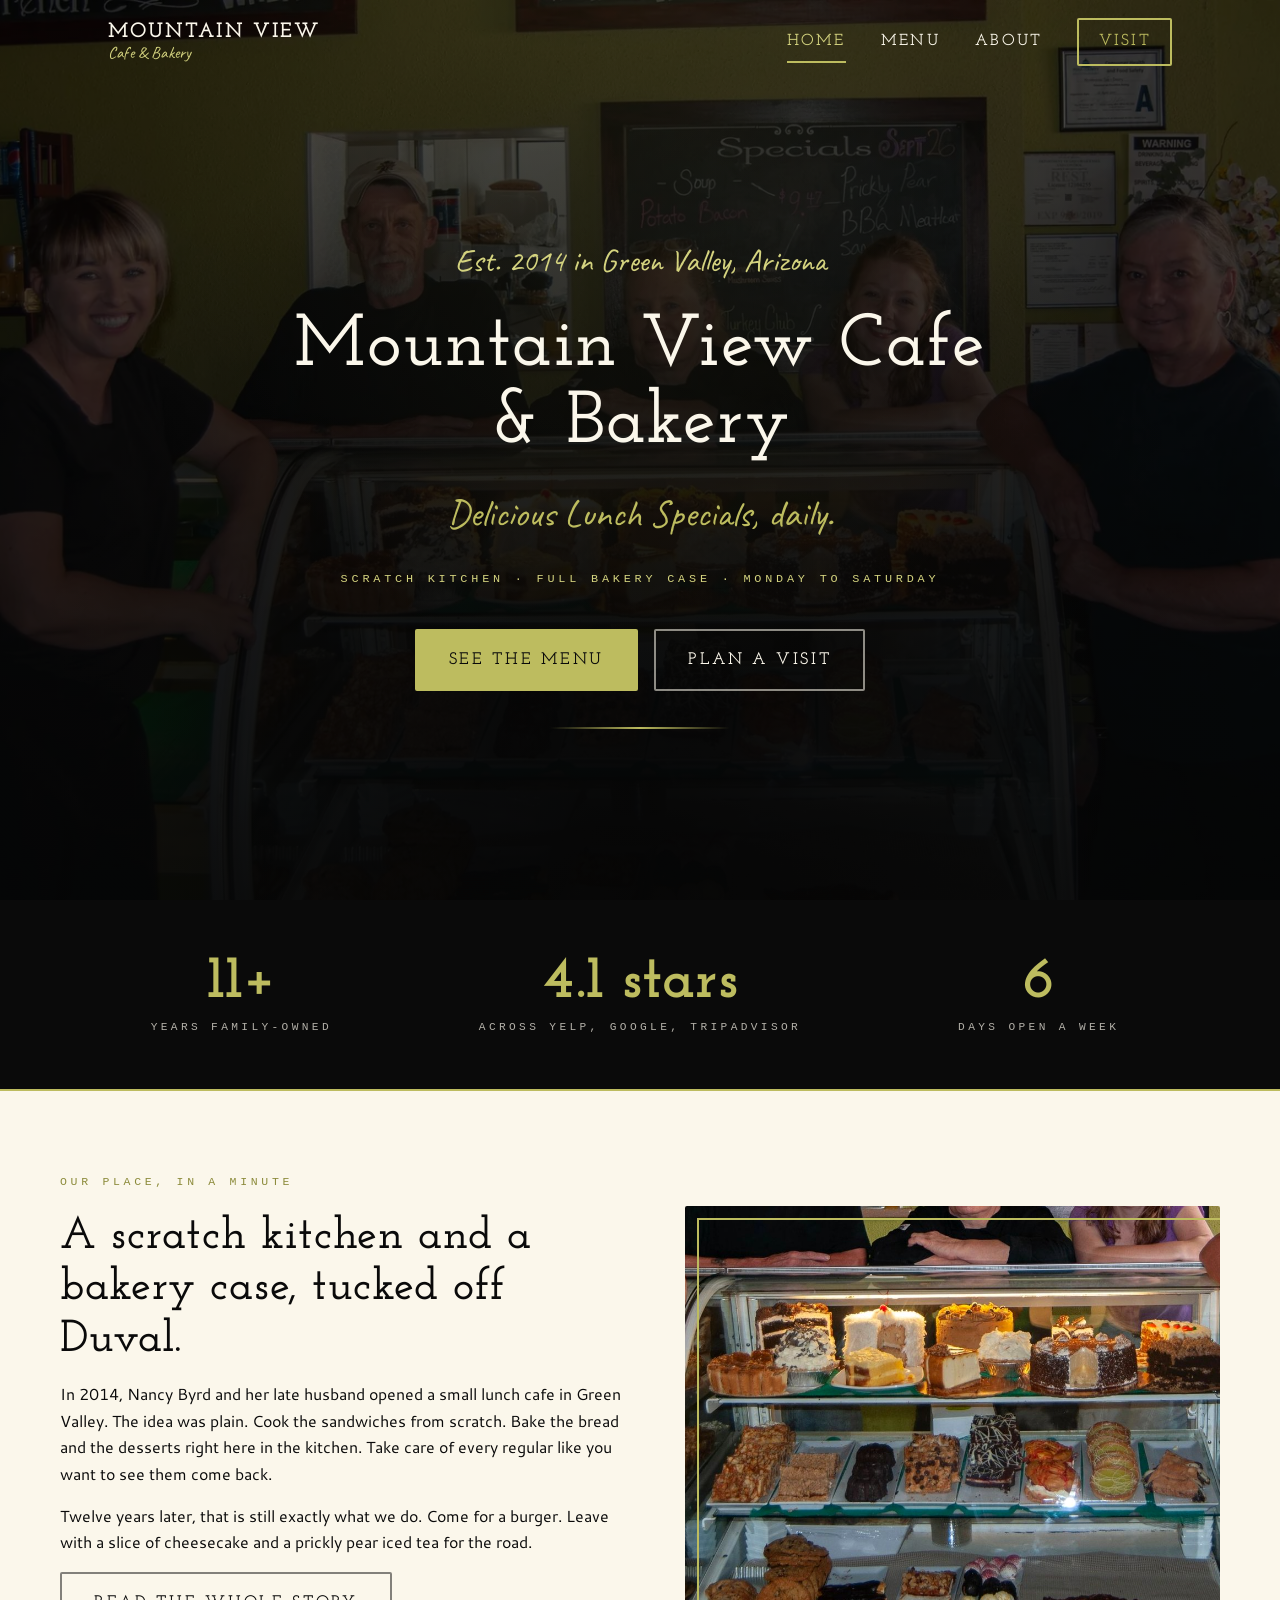
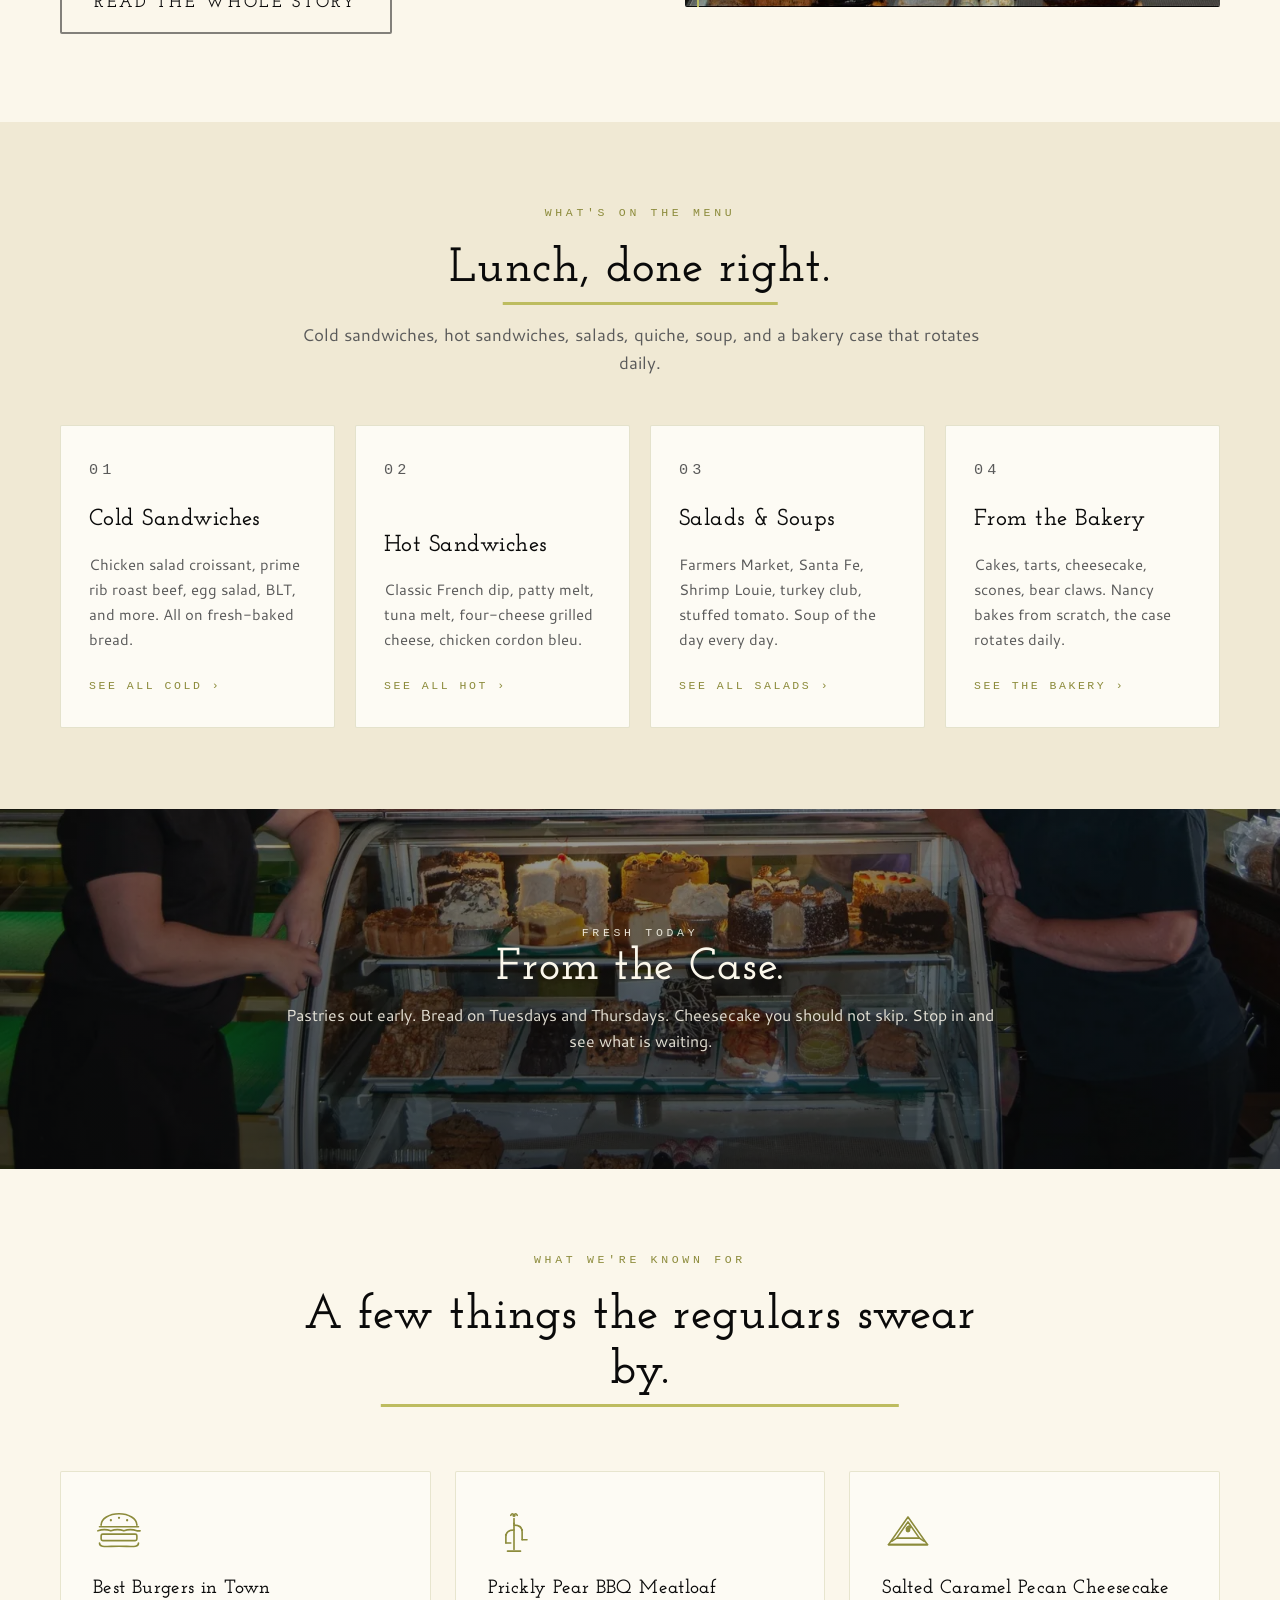
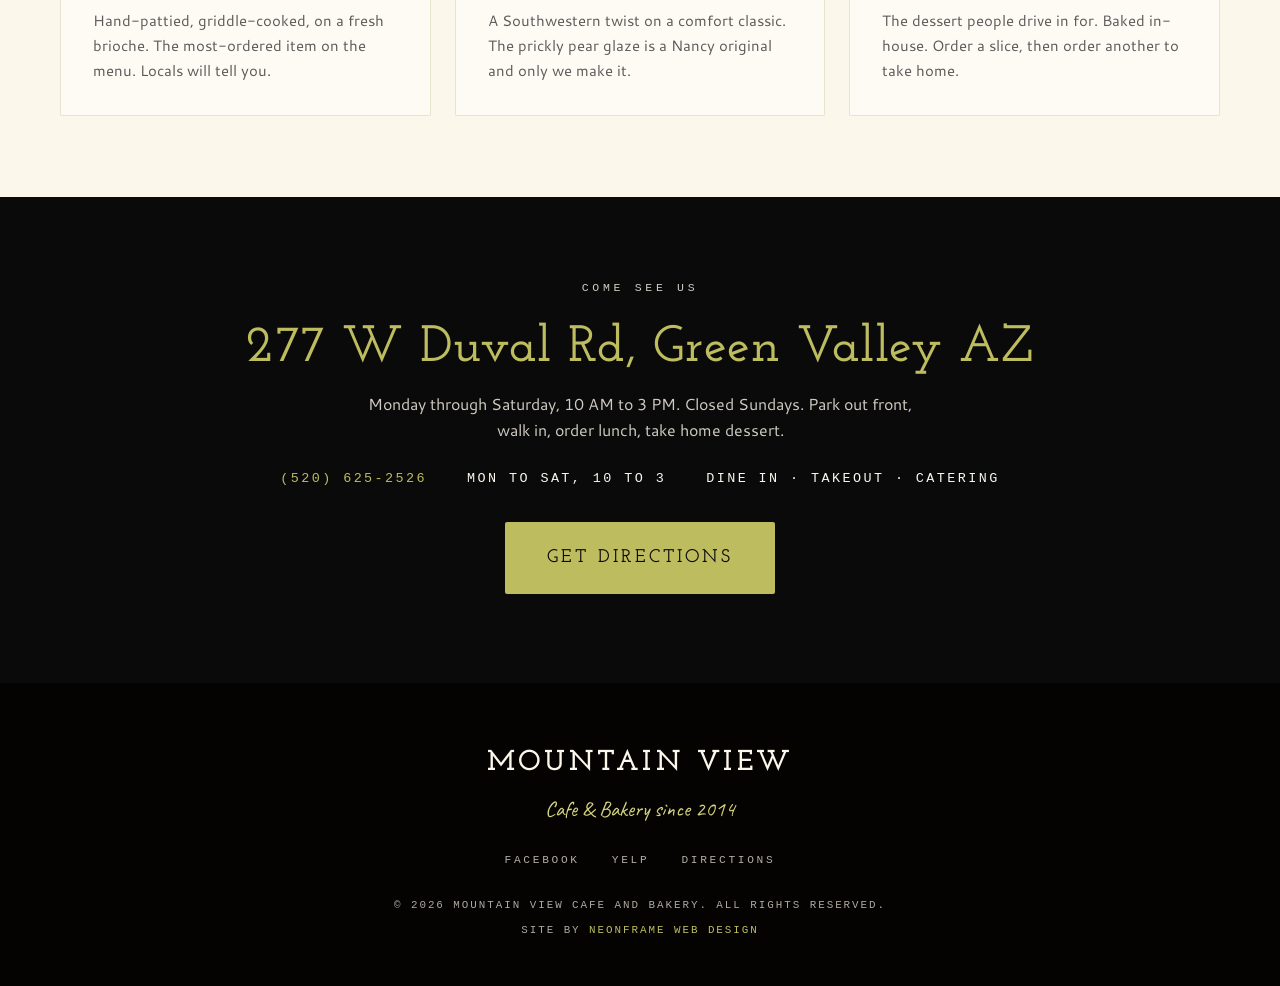
<file: index.html>
<!DOCTYPE html>
<html lang="en">
<head>
<meta charset="UTF-8">
<meta name="viewport" content="width=device-width, initial-scale=1.0">
<title>Mountain View Cafe and Bakery, Green Valley AZ since 2014</title>
<meta name="description" content="Scratch-baked cafe and bakery in Green Valley, Arizona. Fresh sandwiches, house-made soups, daily bakery case. Open Monday to Saturday, 10 AM to 3 PM.">
<link rel="icon" type="image/jpeg" href="images/hero_team.jpg">
<link rel="preload" as="image" href="images/hero_team.webp" fetchpriority="high" type="image/webp">
<link rel="preconnect" href="https://fonts.googleapis.com">
<link rel="preconnect" href="https://fonts.gstatic.com" crossorigin>
<link rel="preload" href="https://fonts.googleapis.com/css2?family=Josefin+Slab:wght@400;500;600;700&family=Cantarell:wght@400;700&family=Caveat:wght@500;600&display=swap" as="style">
<link rel="stylesheet" href="https://fonts.googleapis.com/css2?family=Josefin+Slab:wght@400;500;600;700&family=Cantarell:wght@400;700&family=Caveat:wght@500;600&display=swap" media="print" onload="this.media='all'">
<noscript><link rel="stylesheet" href="https://fonts.googleapis.com/css2?family=Josefin+Slab:wght@400;500;600;700&family=Cantarell:wght@400;700&family=Caveat:wght@500;600&display=swap"></noscript>
<link rel="stylesheet" href="style.css">
</head>
<body class="is-home">

<header class="nav" id="nav">
  <div class="nav__inner">
    <a href="index.html" class="nav__brand" aria-label="Mountain View Cafe and Bakery home">
      <span class="nav__wordmark">Mountain View</span>
      <span class="nav__tag">Cafe &amp; Bakery</span>
    </a>
    <nav class="nav__links" id="navLinks">
      <a href="index.html" class="active">Home</a>
      <a href="menu.html">Menu</a>
      <a href="about.html">About</a>
      <a href="visit.html" class="nav__cta">Visit</a>
    </nav>
    <button class="nav__burger" id="navBurger" aria-label="Open menu" aria-expanded="false">
      <span></span><span></span><span></span>
    </button>
  </div>
</header>

<main>

<section class="hero" id="hero">
  <div class="hero__bg" style="background-image: url('images/hero_team.webp')" aria-hidden="true"></div>
  <div class="hero__inner">
    <p class="hero__eyebrow">Est. 2014 in Green Valley, Arizona</p>
    <h1 class="hero__headline">Mountain View Cafe <br>&amp; Bakery</h1>
    <p class="hero__tagline">Delicious Lunch Specials, daily.</p>
    <p class="hero__sub">Scratch kitchen &middot; Full bakery case &middot; Monday to Saturday</p>
    <div class="hero__cta">
      <a href="menu.html" class="btn btn--olive">See the Menu</a>
      <a href="visit.html" class="btn btn--ghost">Plan a Visit</a>
    </div>
  </div>
</section>

<section class="stats">
  <div class="stats__inner">
    <div>
      <div class="stat__num" data-count="12" data-suffix="+">0</div>
      <p class="stat__label">Years Family-Owned</p>
    </div>
    <div>
      <div class="stat__num" data-count="4.4" data-decimals="1" data-suffix=" stars">0</div>
      <p class="stat__label">Across Yelp, Google, TripAdvisor</p>
    </div>
    <div>
      <div class="stat__num" data-count="6" data-suffix="">0</div>
      <p class="stat__label">Days Open a Week</p>
    </div>
  </div>
</section>

<section class="section section--cream rise" id="story-teaser">
  <div class="section__inner">
    <div class="story">
      <div class="story__copy">
        <p class="eyebrow">Our Place, In a Minute</p>
        <h2>A scratch kitchen and a bakery case, tucked off Duval.</h2>
        <p>In 2014, Nancy Byrd and her late husband opened a small lunch cafe in Green Valley. The idea was plain. Cook the sandwiches from scratch. Bake the bread and the desserts right here in the kitchen. Take care of every regular like you want to see them come back.</p>
        <p>Twelve years later, that is still exactly what we do. Come for a burger. Leave with a slice of cheesecake and a prickly pear iced tea for the road.</p>
        <a href="about.html" class="btn btn--ghost-dark">Read the Whole Story</a>
      </div>
      <div class="story__photo">
        <img width="1200" height="728" src="images/story_case.jpg" alt="Cakes and pastries on display in the Mountain View Cafe bakery case" loading="lazy">
      </div>
    </div>
  </div>
</section>

<section class="section section--cream-deep rise" id="menu-teaser">
  <div class="section__inner">
    <div class="section__head">
      <p class="eyebrow">What's on the Menu</p>
      <h2>Lunch, done right.</h2>
      <p class="section__lede">Cold sandwiches, hot sandwiches, salads, quiche, soup, and a bakery case that rotates daily.</p>
    </div>
    <div class="category-grid">

      <a href="menu.html#cold" class="cat-card">
        <p class="cat-card__num">01</p>
        <h3>Cold Sandwiches</h3>
        <p>Chicken salad croissant, prime rib roast beef, egg salad, BLT, and more. All on fresh-baked bread.</p>
        <span class="cat-card__link">See All Cold &rsaquo;</span>
      </a>

      <a href="menu.html#hot" class="cat-card">
        <p class="cat-card__num">02</p>
        <h3>Hot Sandwiches</h3>
        <p>Classic French dip, patty melt, tuna melt, four-cheese grilled cheese, chicken cordon bleu.</p>
        <span class="cat-card__link">See All Hot &rsaquo;</span>
      </a>

      <a href="menu.html#salads" class="cat-card">
        <p class="cat-card__num">03</p>
        <h3>Salads &amp; Soups</h3>
        <p>Farmers Market, Santa Fe, Shrimp Louie, turkey club, stuffed tomato. Soup of the day every day.</p>
        <span class="cat-card__link">See All Salads &rsaquo;</span>
      </a>

      <a href="menu.html#bakery" class="cat-card">
        <p class="cat-card__num">04</p>
        <h3>From the Bakery</h3>
        <p>Cakes, tarts, cheesecake, scones, bear claws. Nancy bakes from scratch, the case rotates daily.</p>
        <span class="cat-card__link">See the Bakery &rsaquo;</span>
      </a>

    </div>
  </div>
</section>

<section class="bakery-band rise" style="background-image: url('images/bakery_band.webp');">
  <div class="bakery-band__inner">
    <p class="eyebrow eyebrow--cream">Fresh Today</p>
    <h2>From the Case.</h2>
    <p>Pastries out early. Bread on Tuesdays and Thursdays. Cheesecake you should not skip. Stop in and see what is waiting.</p>
  </div>
</section>

<section class="section section--cream rise" id="signature">
  <div class="section__inner">
    <div class="section__head">
      <p class="eyebrow">What We're Known For</p>
      <h2>A few things the regulars swear by.</h2>
    </div>
    <div class="touches">
      <div class="touch">
        <svg class="touch__svg" viewBox="0 0 64 64" fill="none" stroke="currentColor" stroke-width="2" stroke-linecap="round" stroke-linejoin="round" aria-hidden="true">
          <path d="M10 26 C10 18 20 12 32 12 C44 12 54 18 54 26"/>
          <circle cx="22" cy="20" r="1.4" fill="currentColor" stroke="none"/>
          <circle cx="32" cy="17" r="1.4" fill="currentColor" stroke="none"/>
          <circle cx="42" cy="20" r="1.4" fill="currentColor" stroke="none"/>
          <path d="M8 28 L56 28"/>
          <path d="M6 33 Q14 30 22 33 Q30 30 38 33 Q46 30 54 33 Q58 33 58 33"/>
          <rect x="10" y="37" width="44" height="8" rx="2"/>
          <path d="M8 48 C8 54 16 52 32 52 C48 52 56 54 56 48"/>
        </svg>
        <h3>Best Burgers in Town</h3>
        <p>Hand-pattied, griddle-cooked, on a fresh brioche. The most-ordered item on the menu. Locals will tell you.</p>
      </div>
      <div class="touch">
        <svg class="touch__svg" viewBox="0 0 64 64" fill="none" stroke="currentColor" stroke-width="2" stroke-linecap="round" stroke-linejoin="round" aria-hidden="true">
          <path d="M32 56 L32 18"/>
          <path d="M24 58 L40 58"/>
          <path d="M32 32 Q22 32 22 40 L22 48"/>
          <path d="M22 48 L28 48"/>
          <path d="M32 26 Q42 26 42 34 L42 44"/>
          <path d="M42 44 L48 44"/>
          <path d="M28 14 Q30 10 32 14 Q34 10 36 14"/>
          <circle cx="32" cy="14" r="2" fill="currentColor" stroke="none"/>
          <circle cx="22" cy="38" r="1.2" fill="currentColor" stroke="none"/>
          <circle cx="42" cy="32" r="1.2" fill="currentColor" stroke="none"/>
          <circle cx="32" cy="24" r="1.2" fill="currentColor" stroke="none"/>
        </svg>
        <h3>Prickly Pear BBQ Meatloaf</h3>
        <p>A Southwestern twist on a comfort classic. The prickly pear glaze is a Nancy original and only we make it.</p>
      </div>
      <div class="touch">
        <svg class="touch__svg" viewBox="0 0 64 64" fill="none" stroke="currentColor" stroke-width="2" stroke-linecap="round" stroke-linejoin="round" aria-hidden="true">
          <path d="M8 50 L56 50 L32 16 Z"/>
          <path d="M12 46 L18 42 L32 22 L46 42 L52 46"/>
          <path d="M8 50 L56 50"/>
          <path d="M18 42 L46 42"/>
          <path d="M30 30 Q32 26 34 30"/>
          <circle cx="32" cy="32" r="3" fill="currentColor" stroke="none"/>
          <path d="M32 28 Q34 26 35 29"/>
        </svg>
        <h3>Salted Caramel Pecan Cheesecake</h3>
        <p>The dessert people drive in for. Baked in-house. Order a slice, then order another to take home.</p>
      </div>
    </div>
  </div>
</section>

<section class="visit-band rise" id="visit-teaser">
  <p class="eyebrow eyebrow--olive">Come See Us</p>
  <h2>277 W Duval Rd, Green Valley AZ</h2>
  <p>Monday through Saturday, 10 AM to 3 PM. Closed Sundays. Park out front, walk in, order lunch, take home dessert.</p>
  <div class="visit-band__meta">
    <span><a href="tel:5206252526">(520) 625-2526</a></span>
    <span>Mon to Sat, 10 to 3</span>
    <span>Dine in &middot; Takeout &middot; Catering</span>
  </div>
  <a href="visit.html" class="btn btn--olive btn--lg">Get Directions</a>
</section>

</main>

<footer class="foot">
  <div class="foot__inner">
    <span class="foot__brand">Mountain View</span>
    <p class="foot__tag">Cafe &amp; Bakery since 2014</p>
    <div class="foot__social">
      <a href="https://www.facebook.com/mountainviewcafebakery/" target="_blank" rel="noopener">Facebook</a>
      <a href="https://www.yelp.com/biz/mountain-view-cafe-and-bakery-green-valley" target="_blank" rel="noopener">Yelp</a>
      <a href="https://www.google.com/maps/place/277+W+Duval+Rd,+Green+Valley,+AZ+85614" target="_blank" rel="noopener">Directions</a>
    </div>
    <p class="foot__copy">&copy; 2026 Mountain View Cafe and Bakery. All rights reserved.</p>
    <p class="foot__credit">Site by <a href="https://neonframewebdesign.com" target="_blank" rel="noopener">NeonFrame Web Design</a></p>
  </div>
</footer>

<script src="main.js"></script>
</body>
</html>
</file>
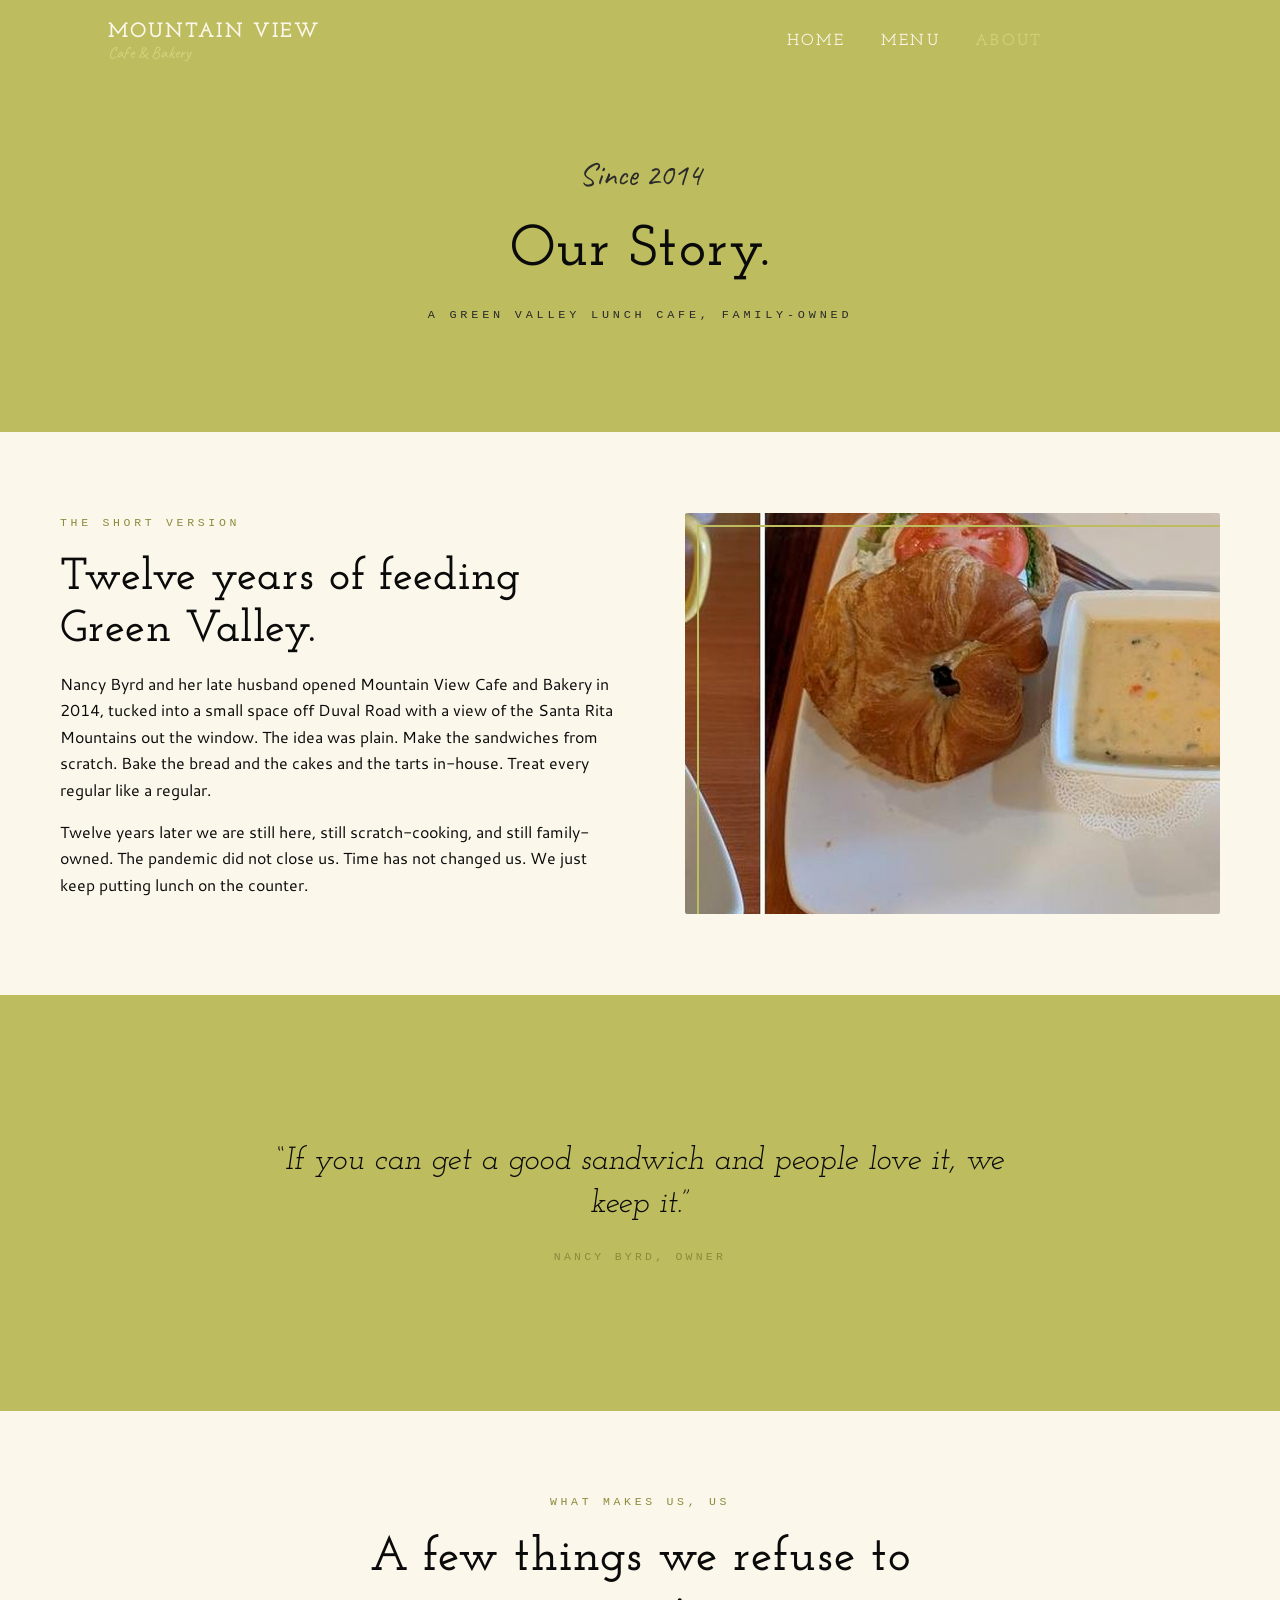
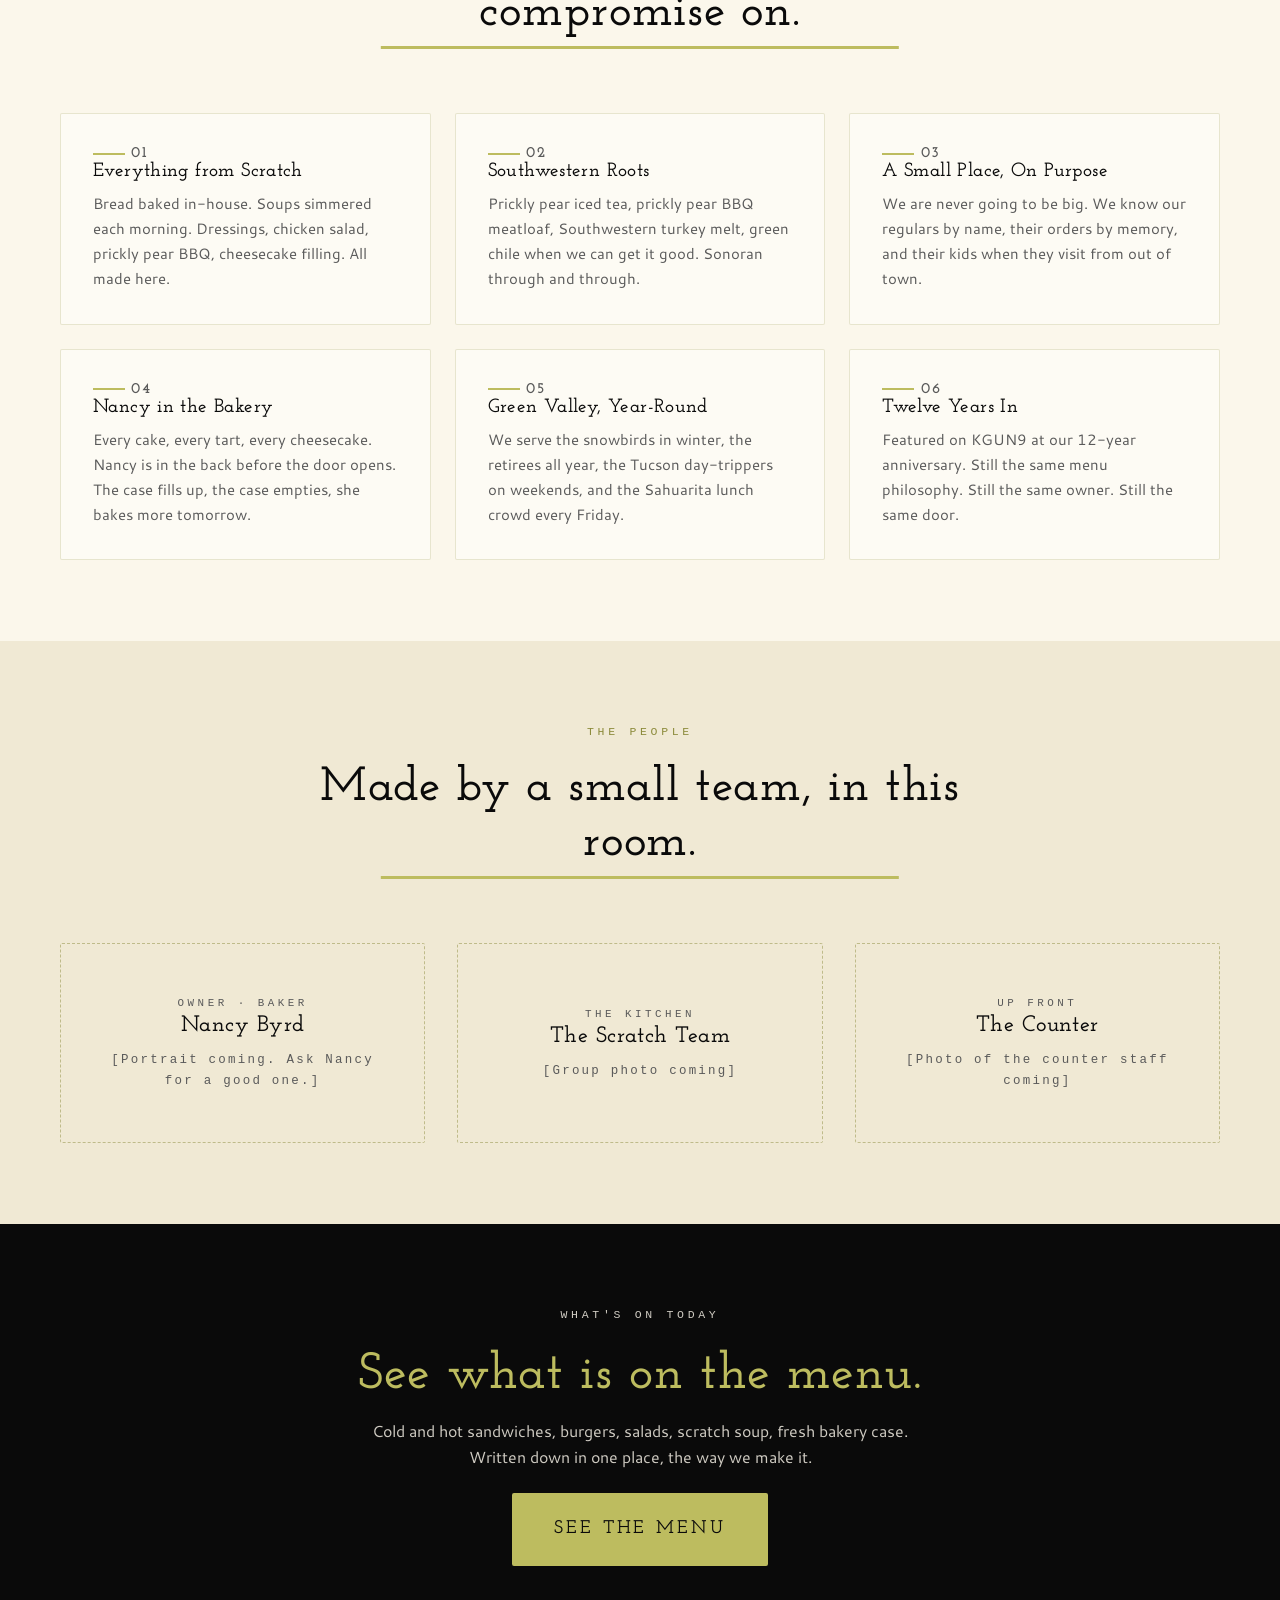
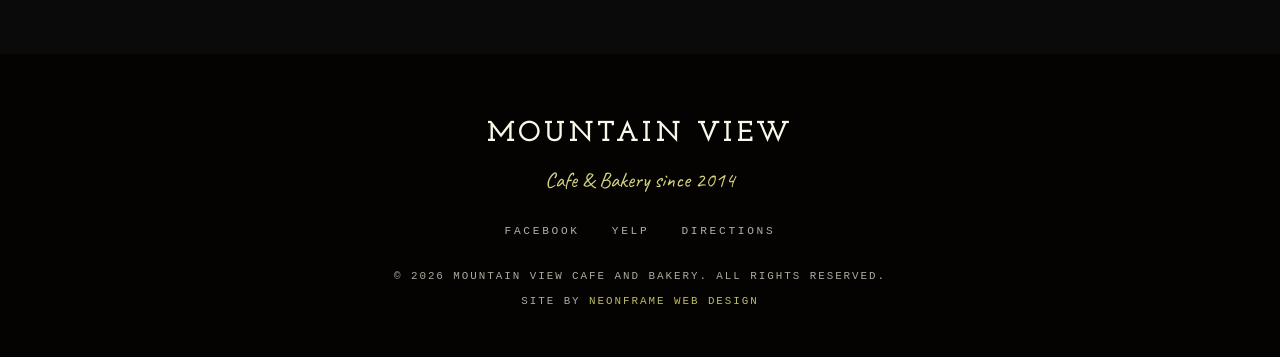
<file: about.html>
<!DOCTYPE html>
<html lang="en">
<head>
<meta charset="UTF-8">
<meta name="viewport" content="width=device-width, initial-scale=1.0">
<title>Our Story, Mountain View Cafe and Bakery, Green Valley AZ</title>
<meta name="description" content="Nancy Byrd opened Mountain View Cafe and Bakery in Green Valley, Arizona in 2014. Twelve years of scratch cooking, family ownership, and regulars who feel like home.">
<link rel="icon" type="image/jpeg" href="images/hero_team.jpg">
<link rel="preconnect" href="https://fonts.googleapis.com">
<link rel="preconnect" href="https://fonts.gstatic.com" crossorigin>
<link rel="preload" href="https://fonts.googleapis.com/css2?family=Josefin+Slab:wght@400;500;600;700&family=Cantarell:wght@400;700&family=Caveat:wght@500;600&display=swap" as="style">
<link rel="stylesheet" href="https://fonts.googleapis.com/css2?family=Josefin+Slab:wght@400;500;600;700&family=Cantarell:wght@400;700&family=Caveat:wght@500;600&display=swap" media="print" onload="this.media='all'">
<noscript><link rel="stylesheet" href="https://fonts.googleapis.com/css2?family=Josefin+Slab:wght@400;500;600;700&family=Cantarell:wght@400;700&family=Caveat:wght@500;600&display=swap"></noscript>
<link rel="stylesheet" href="style.css">
</head>
<body class="is-about">

<header class="nav" id="nav">
  <div class="nav__inner">
    <a href="index.html" class="nav__brand" aria-label="Mountain View Cafe and Bakery home">
      <span class="nav__wordmark">Mountain View</span>
      <span class="nav__tag">Cafe &amp; Bakery</span>
    </a>
    <nav class="nav__links" id="navLinks">
      <a href="index.html">Home</a>
      <a href="menu.html">Menu</a>
      <a href="about.html" class="active">About</a>
      <a href="visit.html" class="nav__cta">Visit</a>
    </nav>
    <button class="nav__burger" id="navBurger" aria-label="Open menu" aria-expanded="false">
      <span></span><span></span><span></span>
    </button>
  </div>
</header>

<main>

<section class="hero hero--compact hero--olive" id="hero">
  <div class="hero__inner">
    <p class="hero__eyebrow">Since 2014</p>
    <h1 class="hero__headline">Our Story.</h1>
    <p class="hero__sub">A Green Valley lunch cafe, family-owned</p>
  </div>
</section>

<section class="section section--cream rise" id="story">
  <div class="section__inner">
    <div class="story story--reverse">
      <div class="story__photo">
        <img width="952" height="1000" src="images/food_sandwich_soup.jpg" alt="Mountain View Cafe croissant sandwich with soup" loading="lazy">
      </div>
      <div class="story__copy">
        <p class="eyebrow">The Short Version</p>
        <h2>Twelve years of feeding Green Valley.</h2>
        <p>Nancy Byrd and her late husband opened Mountain View Cafe and Bakery in 2014, tucked into a small space off Duval Road with a view of the Santa Rita Mountains out the window. The idea was plain. Make the sandwiches from scratch. Bake the bread and the cakes and the tarts in-house. Treat every regular like a regular.</p>
        <p>Twelve years later we are still here, still scratch-cooking, and still family-owned. The pandemic did not close us. Time has not changed us. We just keep putting lunch on the counter.</p>
      </div>
    </div>
  </div>
</section>

<section class="section section--olive rise" id="philosophy">
  <div class="section__inner">
    <div class="pull-quote">
      <blockquote>
        &ldquo;If you can get a good sandwich and people love it, we keep it.&rdquo;
      </blockquote>
      <cite>Nancy Byrd, Owner</cite>
    </div>
  </div>
</section>

<section class="section section--cream rise" id="signature">
  <div class="section__inner">
    <div class="section__head">
      <p class="eyebrow">What Makes Us, Us</p>
      <h2>A few things we refuse to compromise on.</h2>
    </div>
    <div class="touches">
      <div class="touch">
        <p class="touch__num">01</p>
        <h3>Everything from Scratch</h3>
        <p>Bread baked in-house. Soups simmered each morning. Dressings, chicken salad, prickly pear BBQ, cheesecake filling. All made here.</p>
      </div>
      <div class="touch">
        <p class="touch__num">02</p>
        <h3>Southwestern Roots</h3>
        <p>Prickly pear iced tea, prickly pear BBQ meatloaf, Southwestern turkey melt, green chile when we can get it good. Sonoran through and through.</p>
      </div>
      <div class="touch">
        <p class="touch__num">03</p>
        <h3>A Small Place, On Purpose</h3>
        <p>We are never going to be big. We know our regulars by name, their orders by memory, and their kids when they visit from out of town.</p>
      </div>
      <div class="touch">
        <p class="touch__num">04</p>
        <h3>Nancy in the Bakery</h3>
        <p>Every cake, every tart, every cheesecake. Nancy is in the back before the door opens. The case fills up, the case empties, she bakes more tomorrow.</p>
      </div>
      <div class="touch">
        <p class="touch__num">05</p>
        <h3>Green Valley, Year-Round</h3>
        <p>We serve the snowbirds in winter, the retirees all year, the Tucson day-trippers on weekends, and the Sahuarita lunch crowd every Friday.</p>
      </div>
      <div class="touch">
        <p class="touch__num">06</p>
        <h3>Twelve Years In</h3>
        <p>Featured on KGUN9 at our 12-year anniversary. Still the same menu philosophy. Still the same owner. Still the same door.</p>
      </div>
    </div>
  </div>
</section>

<section class="section section--cream-deep rise" id="crew">
  <div class="section__inner">
    <div class="section__head">
      <p class="eyebrow">The People</p>
      <h2>Made by a small team, in this room.</h2>
    </div>
    <div class="crew">
      <div class="crew__card is-placeholder">
        <p class="crew__role">Owner &middot; Baker</p>
        <h3>Nancy Byrd</h3>
        <p class="tbd">[Portrait coming. Ask Nancy for a good one.]</p>
      </div>
      <div class="crew__card is-placeholder">
        <p class="crew__role">The Kitchen</p>
        <h3>The Scratch Team</h3>
        <p class="tbd">[Group photo coming]</p>
      </div>
      <div class="crew__card is-placeholder">
        <p class="crew__role">Up Front</p>
        <h3>The Counter</h3>
        <p class="tbd">[Photo of the counter staff coming]</p>
      </div>
    </div>
  </div>
</section>

<section class="visit-band rise" id="see-menu">
  <p class="eyebrow eyebrow--olive">What's On Today</p>
  <h2>See what is on the menu.</h2>
  <p>Cold and hot sandwiches, burgers, salads, scratch soup, fresh bakery case. Written down in one place, the way we make it.</p>
  <a href="menu.html" class="btn btn--olive btn--lg">See the Menu</a>
</section>

</main>

<footer class="foot">
  <div class="foot__inner">
    <span class="foot__brand">Mountain View</span>
    <p class="foot__tag">Cafe &amp; Bakery since 2014</p>
    <div class="foot__social">
      <a href="https://www.facebook.com/mountainviewcafebakery/" target="_blank" rel="noopener">Facebook</a>
      <a href="https://www.yelp.com/biz/mountain-view-cafe-and-bakery-green-valley" target="_blank" rel="noopener">Yelp</a>
      <a href="https://www.google.com/maps/place/277+W+Duval+Rd,+Green+Valley,+AZ+85614" target="_blank" rel="noopener">Directions</a>
    </div>
    <p class="foot__copy">&copy; 2026 Mountain View Cafe and Bakery. All rights reserved.</p>
    <p class="foot__credit">Site by <a href="https://neonframewebdesign.com" target="_blank" rel="noopener">NeonFrame Web Design</a></p>
  </div>
</footer>

<script src="main.js"></script>
</body>
</html>
</file>
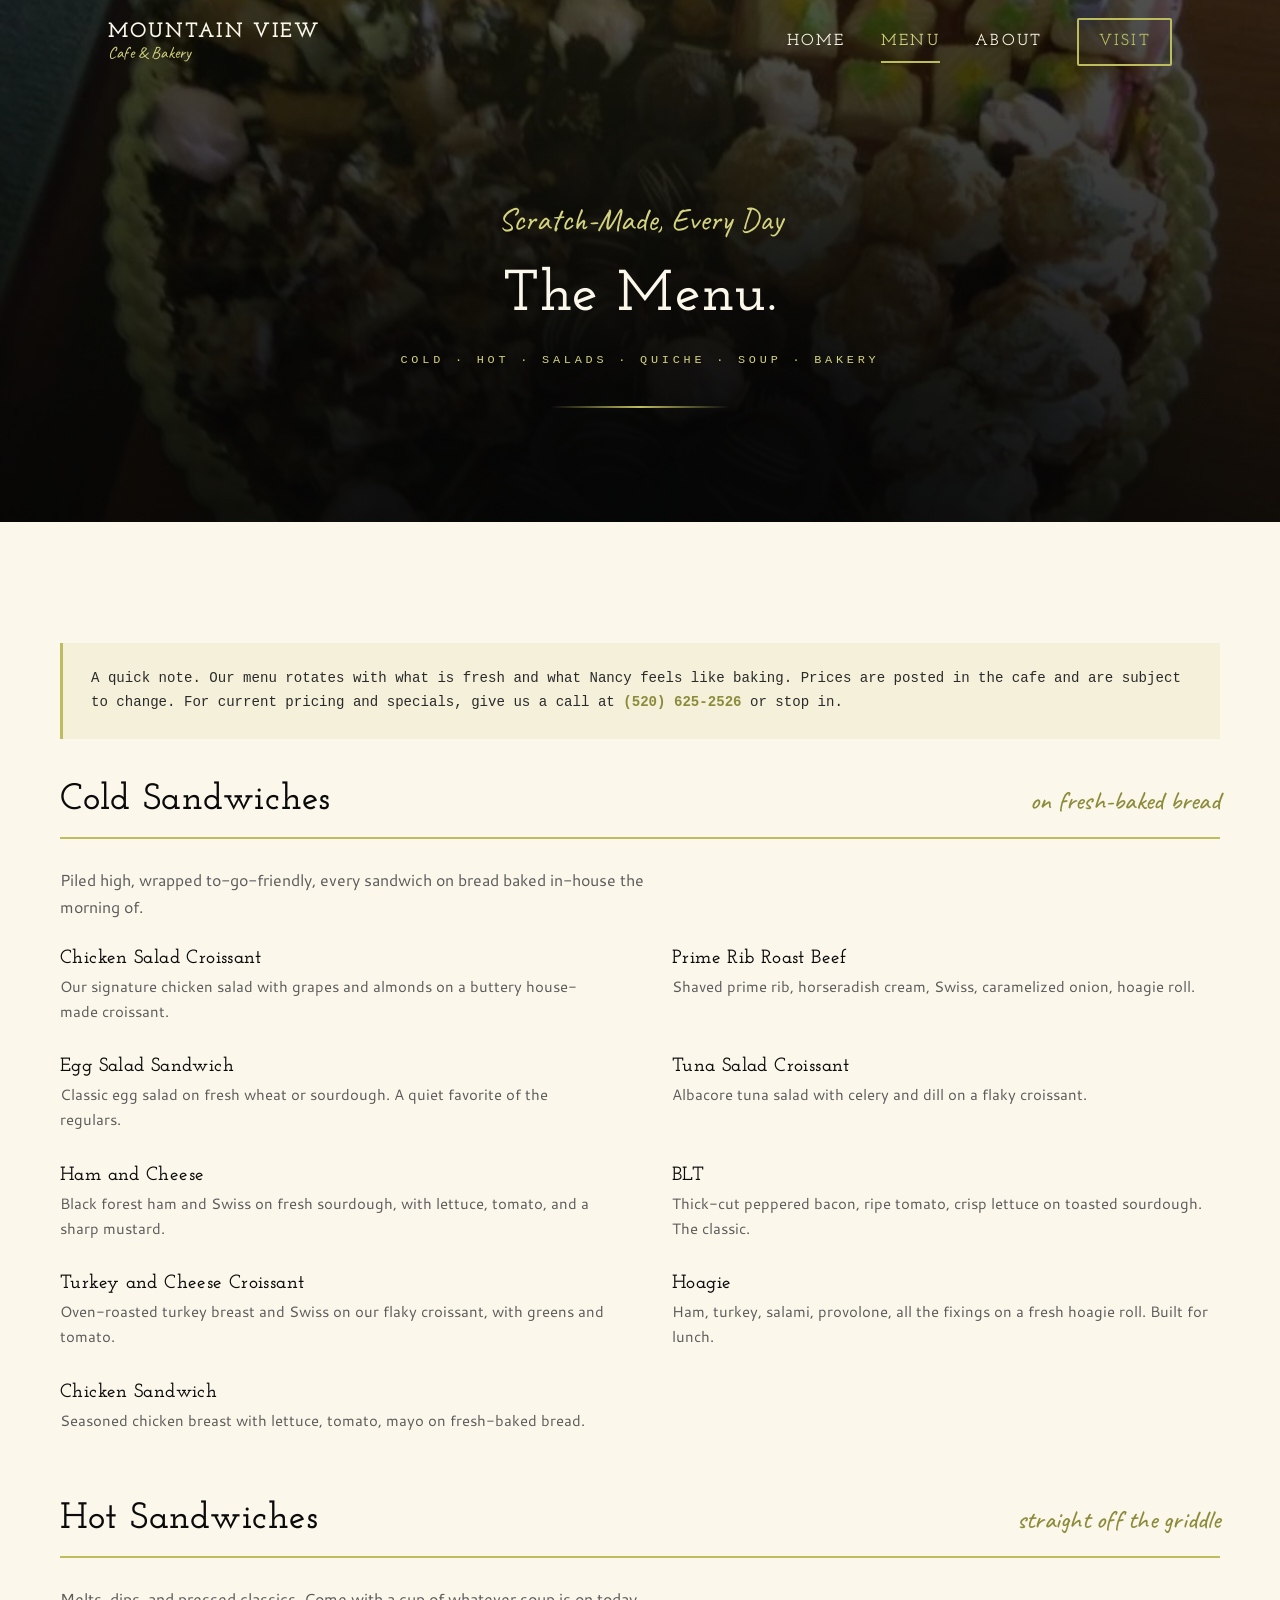
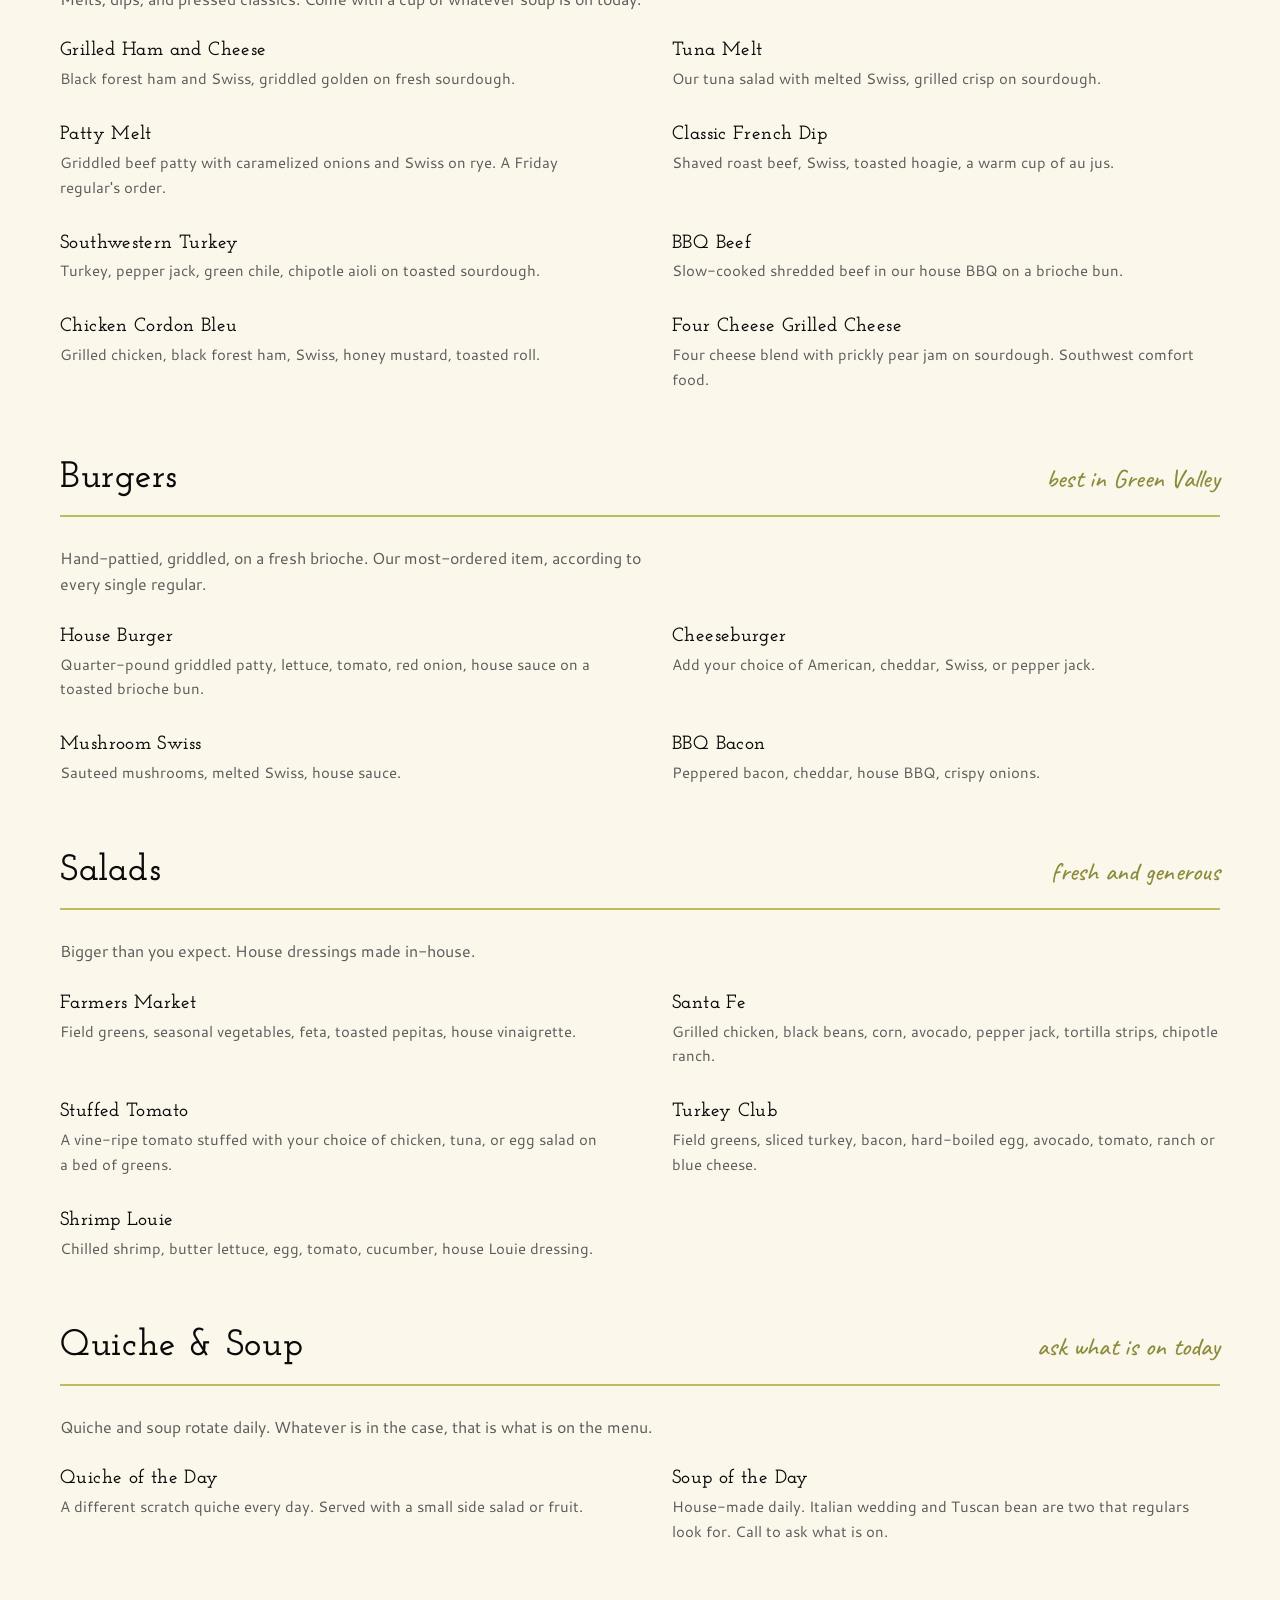
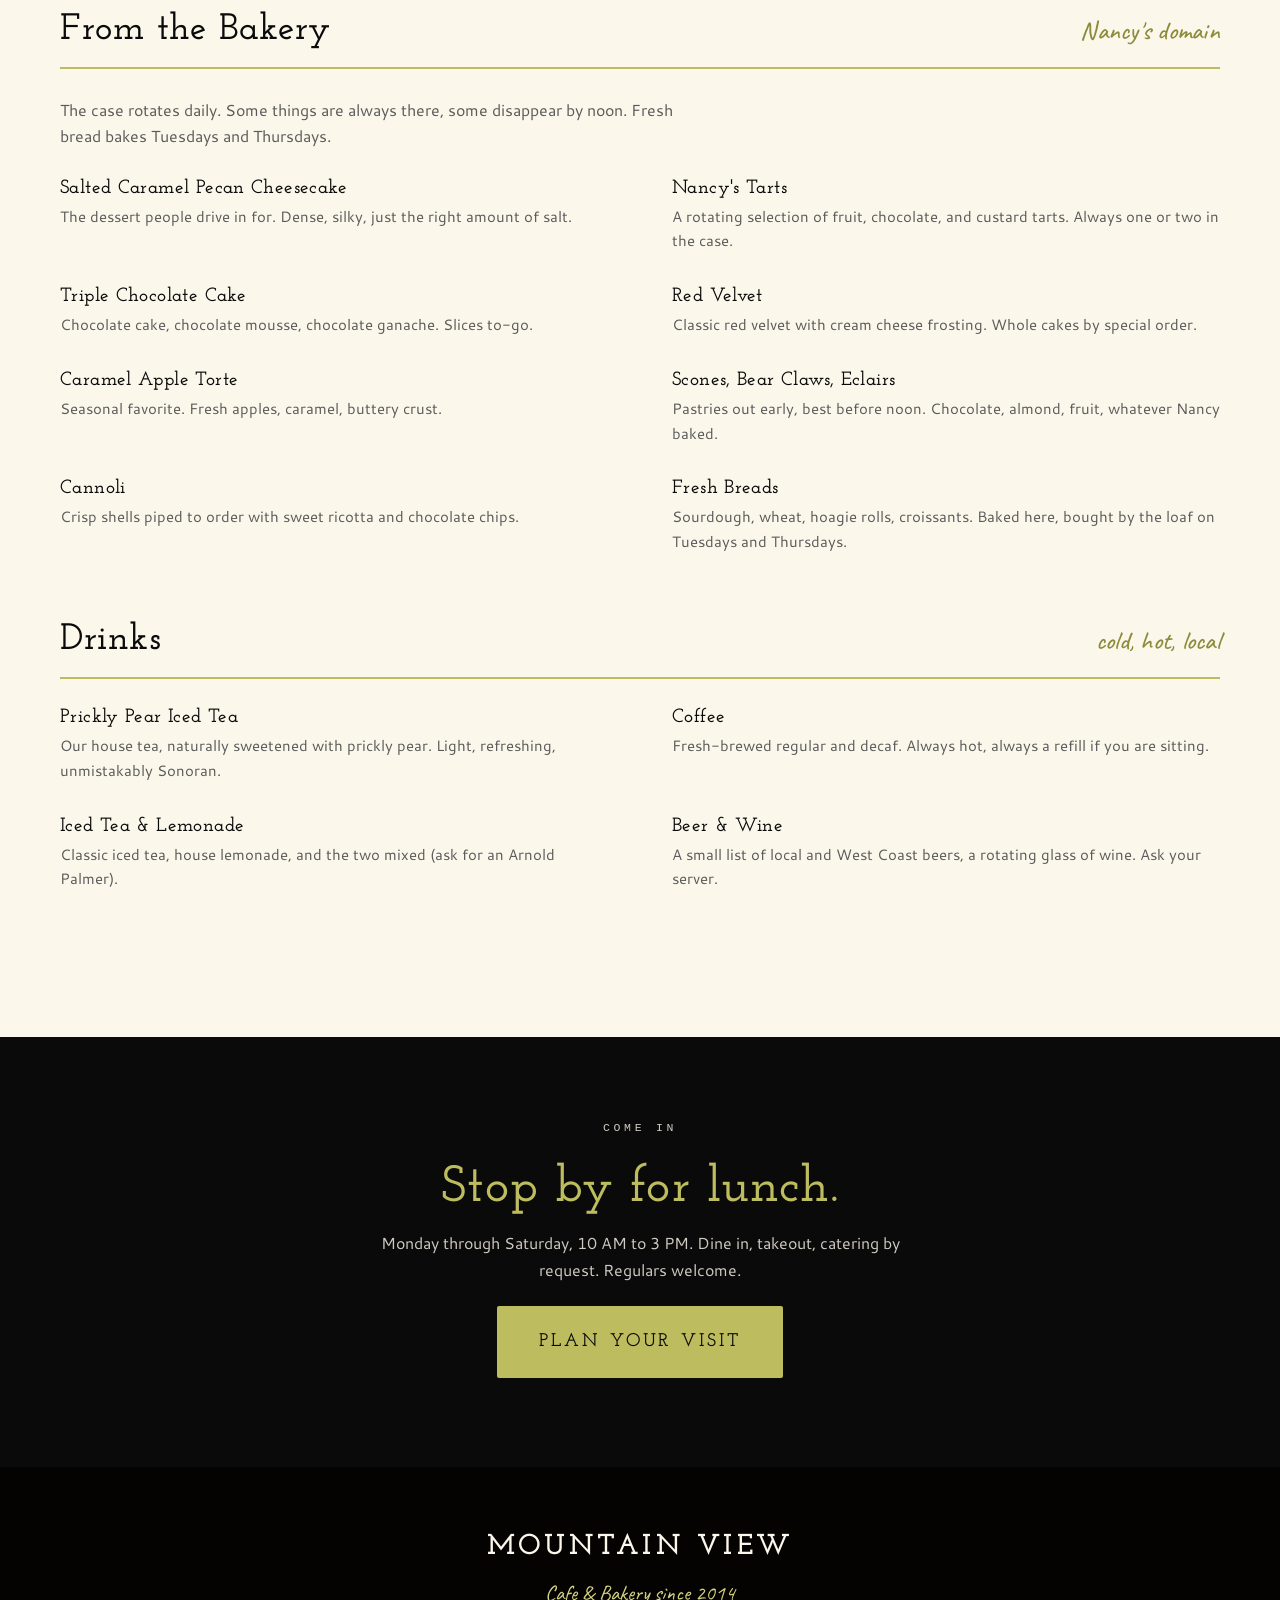
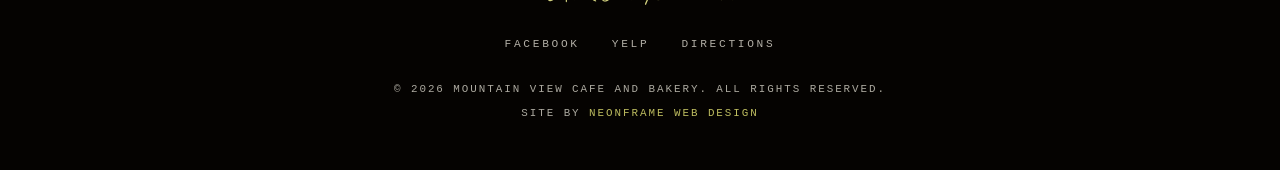
<file: menu.html>
<!DOCTYPE html>
<html lang="en">
<head>
<meta charset="UTF-8">
<meta name="viewport" content="width=device-width, initial-scale=1.0">
<title>The Menu, Mountain View Cafe and Bakery, Green Valley AZ</title>
<meta name="description" content="Full lunch menu at Mountain View Cafe and Bakery in Green Valley, Arizona. Cold and hot sandwiches, burgers, salads, quiche, soup, and a daily scratch bakery case.">
<link rel="icon" type="image/jpeg" href="images/hero_team.jpg">
<link rel="preload" as="image" href="images/dessert_platter.webp" fetchpriority="high" type="image/webp">
<link rel="preconnect" href="https://fonts.googleapis.com">
<link rel="preconnect" href="https://fonts.gstatic.com" crossorigin>
<link rel="preload" href="https://fonts.googleapis.com/css2?family=Josefin+Slab:wght@400;500;600;700&family=Cantarell:wght@400;700&family=Caveat:wght@500;600&display=swap" as="style">
<link rel="stylesheet" href="https://fonts.googleapis.com/css2?family=Josefin+Slab:wght@400;500;600;700&family=Cantarell:wght@400;700&family=Caveat:wght@500;600&display=swap" media="print" onload="this.media='all'">
<noscript><link rel="stylesheet" href="https://fonts.googleapis.com/css2?family=Josefin+Slab:wght@400;500;600;700&family=Cantarell:wght@400;700&family=Caveat:wght@500;600&display=swap"></noscript>
<link rel="stylesheet" href="style.css">
</head>
<body class="is-menu">

<header class="nav" id="nav">
  <div class="nav__inner">
    <a href="index.html" class="nav__brand" aria-label="Mountain View Cafe and Bakery home">
      <span class="nav__wordmark">Mountain View</span>
      <span class="nav__tag">Cafe &amp; Bakery</span>
    </a>
    <nav class="nav__links" id="navLinks">
      <a href="index.html">Home</a>
      <a href="menu.html" class="active">Menu</a>
      <a href="about.html">About</a>
      <a href="visit.html" class="nav__cta">Visit</a>
    </nav>
    <button class="nav__burger" id="navBurger" aria-label="Open menu" aria-expanded="false">
      <span></span><span></span><span></span>
    </button>
  </div>
</header>

<main>

<section class="hero hero--compact" id="hero">
  <div class="hero__bg" style="background-image: url('images/dessert_platter.webp')" aria-hidden="true"></div>
  <div class="hero__inner">
    <p class="hero__eyebrow">Scratch-Made, Every Day</p>
    <h1 class="hero__headline">The Menu.</h1>
    <p class="hero__sub">Cold &middot; Hot &middot; Salads &middot; Quiche &middot; Soup &middot; Bakery</p>
  </div>
</section>

<section class="section section--cream" id="lineup">
  <div class="section__inner">

    <div class="menu-note">
      A quick note. Our menu rotates with what is fresh and what Nancy feels like baking. Prices are posted in the cafe and are subject to change. For current pricing and specials, give us a call at <a href="tel:5206252526" style="color: var(--olive-deep); font-weight: 700;">(520) 625-2526</a> or stop in.
    </div>

    <!-- Cold Sandwiches -->
    <div class="menu-cat" id="cold">
      <div class="menu-cat__head">
        <h2>Cold Sandwiches</h2>
        <span class="script">on fresh-baked bread</span>
      </div>
      <p class="menu-cat__intro">Piled high, wrapped to-go-friendly, every sandwich on bread baked in-house the morning of.</p>
      <div class="menu-list">

        <div class="menu-item">
          <h3>Chicken Salad Croissant</h3>
          <p>Our signature chicken salad with grapes and almonds on a buttery house-made croissant.</p>
        </div>

        <div class="menu-item">
          <h3>Prime Rib Roast Beef</h3>
          <p>Shaved prime rib, horseradish cream, Swiss, caramelized onion, hoagie roll.</p>
        </div>

        <div class="menu-item">
          <h3>Egg Salad Sandwich</h3>
          <p>Classic egg salad on fresh wheat or sourdough. A quiet favorite of the regulars.</p>
        </div>

        <div class="menu-item">
          <h3>Tuna Salad Croissant</h3>
          <p>Albacore tuna salad with celery and dill on a flaky croissant.</p>
        </div>

        <div class="menu-item">
          <h3>Ham and Cheese</h3>
          <p>Black forest ham and Swiss on fresh sourdough, with lettuce, tomato, and a sharp mustard.</p>
        </div>

        <div class="menu-item">
          <h3>BLT</h3>
          <p>Thick-cut peppered bacon, ripe tomato, crisp lettuce on toasted sourdough. The classic.</p>
        </div>

        <div class="menu-item">
          <h3>Turkey and Cheese Croissant</h3>
          <p>Oven-roasted turkey breast and Swiss on our flaky croissant, with greens and tomato.</p>
        </div>

        <div class="menu-item">
          <h3>Hoagie</h3>
          <p>Ham, turkey, salami, provolone, all the fixings on a fresh hoagie roll. Built for lunch.</p>
        </div>

        <div class="menu-item">
          <h3>Chicken Sandwich</h3>
          <p>Seasoned chicken breast with lettuce, tomato, mayo on fresh-baked bread.</p>
        </div>

      </div>
    </div>

    <!-- Hot Sandwiches -->
    <div class="menu-cat" id="hot">
      <div class="menu-cat__head">
        <h2>Hot Sandwiches</h2>
        <span class="script">straight off the griddle</span>
      </div>
      <p class="menu-cat__intro">Melts, dips, and pressed classics. Come with a cup of whatever soup is on today.</p>
      <div class="menu-list">

        <div class="menu-item">
          <h3>Grilled Ham and Cheese</h3>
          <p>Black forest ham and Swiss, griddled golden on fresh sourdough.</p>
        </div>

        <div class="menu-item">
          <h3>Tuna Melt</h3>
          <p>Our tuna salad with melted Swiss, grilled crisp on sourdough.</p>
        </div>

        <div class="menu-item">
          <h3>Patty Melt</h3>
          <p>Griddled beef patty with caramelized onions and Swiss on rye. A Friday regular's order.</p>
        </div>

        <div class="menu-item">
          <h3>Classic French Dip</h3>
          <p>Shaved roast beef, Swiss, toasted hoagie, a warm cup of au jus.</p>
        </div>

        <div class="menu-item">
          <h3>Southwestern Turkey</h3>
          <p>Turkey, pepper jack, green chile, chipotle aioli on toasted sourdough.</p>
        </div>

        <div class="menu-item">
          <h3>BBQ Beef</h3>
          <p>Slow-cooked shredded beef in our house BBQ on a brioche bun.</p>
        </div>

        <div class="menu-item">
          <h3>Chicken Cordon Bleu</h3>
          <p>Grilled chicken, black forest ham, Swiss, honey mustard, toasted roll.</p>
        </div>

        <div class="menu-item">
          <h3>Four Cheese Grilled Cheese</h3>
          <p>Four cheese blend with prickly pear jam on sourdough. Southwest comfort food.</p>
        </div>

      </div>
    </div>

    <!-- Burgers -->
    <div class="menu-cat" id="burgers">
      <div class="menu-cat__head">
        <h2>Burgers</h2>
        <span class="script">best in Green Valley</span>
      </div>
      <p class="menu-cat__intro">Hand-pattied, griddled, on a fresh brioche. Our most-ordered item, according to every single regular.</p>
      <div class="menu-list">

        <div class="menu-item">
          <h3>House Burger</h3>
          <p>Quarter-pound griddled patty, lettuce, tomato, red onion, house sauce on a toasted brioche bun.</p>
        </div>

        <div class="menu-item">
          <h3>Cheeseburger</h3>
          <p>Add your choice of American, cheddar, Swiss, or pepper jack.</p>
        </div>

        <div class="menu-item">
          <h3>Mushroom Swiss</h3>
          <p>Sauteed mushrooms, melted Swiss, house sauce.</p>
        </div>

        <div class="menu-item">
          <h3>BBQ Bacon</h3>
          <p>Peppered bacon, cheddar, house BBQ, crispy onions.</p>
        </div>

      </div>
    </div>

    <!-- Salads -->
    <div class="menu-cat" id="salads">
      <div class="menu-cat__head">
        <h2>Salads</h2>
        <span class="script">fresh and generous</span>
      </div>
      <p class="menu-cat__intro">Bigger than you expect. House dressings made in-house.</p>
      <div class="menu-list">

        <div class="menu-item">
          <h3>Farmers Market</h3>
          <p>Field greens, seasonal vegetables, feta, toasted pepitas, house vinaigrette.</p>
        </div>

        <div class="menu-item">
          <h3>Santa Fe</h3>
          <p>Grilled chicken, black beans, corn, avocado, pepper jack, tortilla strips, chipotle ranch.</p>
        </div>

        <div class="menu-item">
          <h3>Stuffed Tomato</h3>
          <p>A vine-ripe tomato stuffed with your choice of chicken, tuna, or egg salad on a bed of greens.</p>
        </div>

        <div class="menu-item">
          <h3>Turkey Club</h3>
          <p>Field greens, sliced turkey, bacon, hard-boiled egg, avocado, tomato, ranch or blue cheese.</p>
        </div>

        <div class="menu-item">
          <h3>Shrimp Louie</h3>
          <p>Chilled shrimp, butter lettuce, egg, tomato, cucumber, house Louie dressing.</p>
        </div>

      </div>
    </div>

    <!-- Quiche and Soup -->
    <div class="menu-cat" id="quiche">
      <div class="menu-cat__head">
        <h2>Quiche &amp; Soup</h2>
        <span class="script">ask what is on today</span>
      </div>
      <p class="menu-cat__intro">Quiche and soup rotate daily. Whatever is in the case, that is what is on the menu.</p>
      <div class="menu-list">

        <div class="menu-item">
          <h3>Quiche of the Day</h3>
          <p>A different scratch quiche every day. Served with a small side salad or fruit.</p>
        </div>

        <div class="menu-item">
          <h3>Soup of the Day</h3>
          <p>House-made daily. Italian wedding and Tuscan bean are two that regulars look for. Call to ask what is on.</p>
        </div>

      </div>
    </div>

    <!-- Bakery -->
    <div class="menu-cat" id="bakery">
      <div class="menu-cat__head">
        <h2>From the Bakery</h2>
        <span class="script">Nancy's domain</span>
      </div>
      <p class="menu-cat__intro">The case rotates daily. Some things are always there, some disappear by noon. Fresh bread bakes Tuesdays and Thursdays.</p>
      <div class="menu-list">

        <div class="menu-item">
          <h3>Salted Caramel Pecan Cheesecake</h3>
          <p>The dessert people drive in for. Dense, silky, just the right amount of salt.</p>
        </div>

        <div class="menu-item">
          <h3>Nancy's Tarts</h3>
          <p>A rotating selection of fruit, chocolate, and custard tarts. Always one or two in the case.</p>
        </div>

        <div class="menu-item">
          <h3>Triple Chocolate Cake</h3>
          <p>Chocolate cake, chocolate mousse, chocolate ganache. Slices to-go.</p>
        </div>

        <div class="menu-item">
          <h3>Red Velvet</h3>
          <p>Classic red velvet with cream cheese frosting. Whole cakes by special order.</p>
        </div>

        <div class="menu-item">
          <h3>Caramel Apple Torte</h3>
          <p>Seasonal favorite. Fresh apples, caramel, buttery crust.</p>
        </div>

        <div class="menu-item">
          <h3>Scones, Bear Claws, Eclairs</h3>
          <p>Pastries out early, best before noon. Chocolate, almond, fruit, whatever Nancy baked.</p>
        </div>

        <div class="menu-item">
          <h3>Cannoli</h3>
          <p>Crisp shells piped to order with sweet ricotta and chocolate chips.</p>
        </div>

        <div class="menu-item">
          <h3>Fresh Breads</h3>
          <p>Sourdough, wheat, hoagie rolls, croissants. Baked here, bought by the loaf on Tuesdays and Thursdays.</p>
        </div>

      </div>
    </div>

    <!-- Drinks -->
    <div class="menu-cat" id="drinks">
      <div class="menu-cat__head">
        <h2>Drinks</h2>
        <span class="script">cold, hot, local</span>
      </div>
      <div class="menu-list">

        <div class="menu-item">
          <h3>Prickly Pear Iced Tea</h3>
          <p>Our house tea, naturally sweetened with prickly pear. Light, refreshing, unmistakably Sonoran.</p>
        </div>

        <div class="menu-item">
          <h3>Coffee</h3>
          <p>Fresh-brewed regular and decaf. Always hot, always a refill if you are sitting.</p>
        </div>

        <div class="menu-item">
          <h3>Iced Tea &amp; Lemonade</h3>
          <p>Classic iced tea, house lemonade, and the two mixed (ask for an Arnold Palmer).</p>
        </div>

        <div class="menu-item">
          <h3>Beer &amp; Wine</h3>
          <p>A small list of local and West Coast beers, a rotating glass of wine. Ask your server.</p>
        </div>

      </div>
    </div>

  </div>
</section>

<section class="visit-band rise" id="come-in">
  <p class="eyebrow eyebrow--olive">Come In</p>
  <h2>Stop by for lunch.</h2>
  <p>Monday through Saturday, 10 AM to 3 PM. Dine in, takeout, catering by request. Regulars welcome.</p>
  <a href="visit.html" class="btn btn--olive btn--lg">Plan Your Visit</a>
</section>

</main>

<footer class="foot">
  <div class="foot__inner">
    <span class="foot__brand">Mountain View</span>
    <p class="foot__tag">Cafe &amp; Bakery since 2014</p>
    <div class="foot__social">
      <a href="https://www.facebook.com/mountainviewcafebakery/" target="_blank" rel="noopener">Facebook</a>
      <a href="https://www.yelp.com/biz/mountain-view-cafe-and-bakery-green-valley" target="_blank" rel="noopener">Yelp</a>
      <a href="https://www.google.com/maps/place/277+W+Duval+Rd,+Green+Valley,+AZ+85614" target="_blank" rel="noopener">Directions</a>
    </div>
    <p class="foot__copy">&copy; 2026 Mountain View Cafe and Bakery. All rights reserved.</p>
    <p class="foot__credit">Site by <a href="https://neonframewebdesign.com" target="_blank" rel="noopener">NeonFrame Web Design</a></p>
  </div>
</footer>

<script src="main.js"></script>
</body>
</html>
</file>
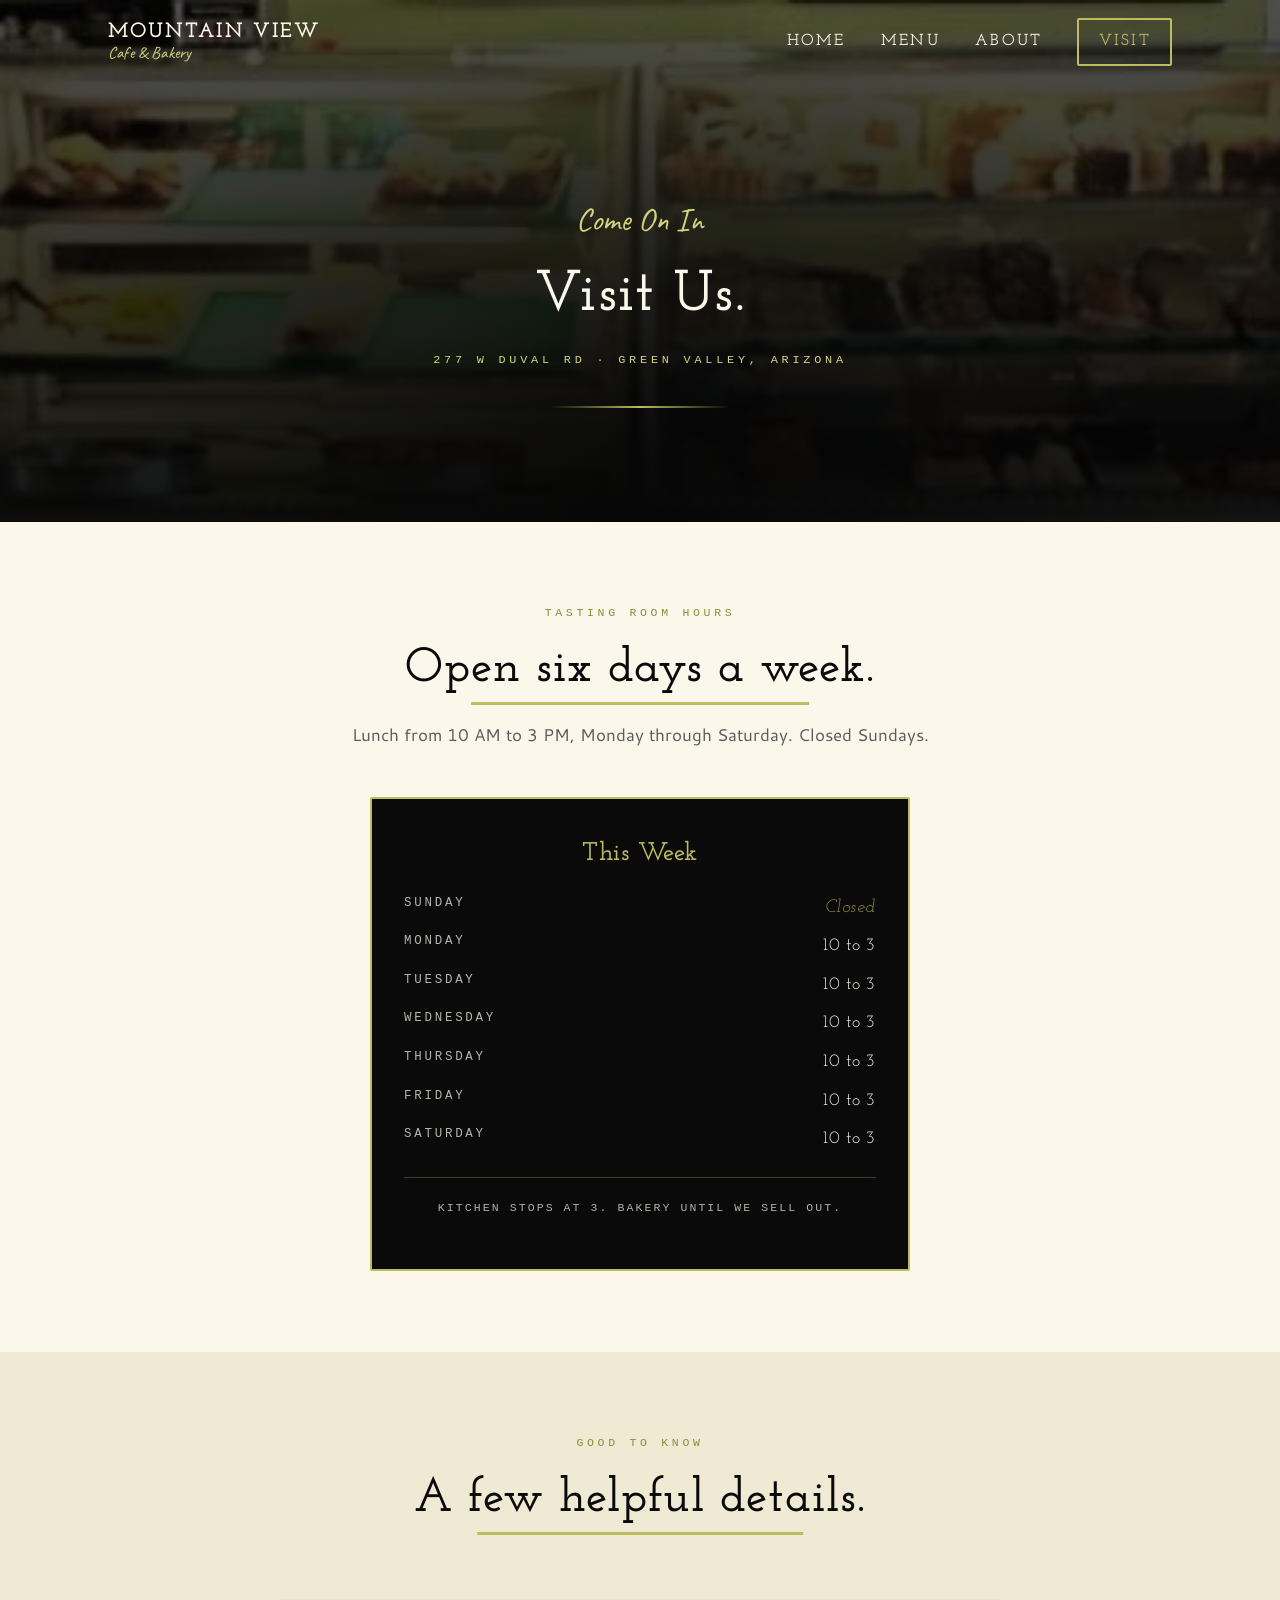
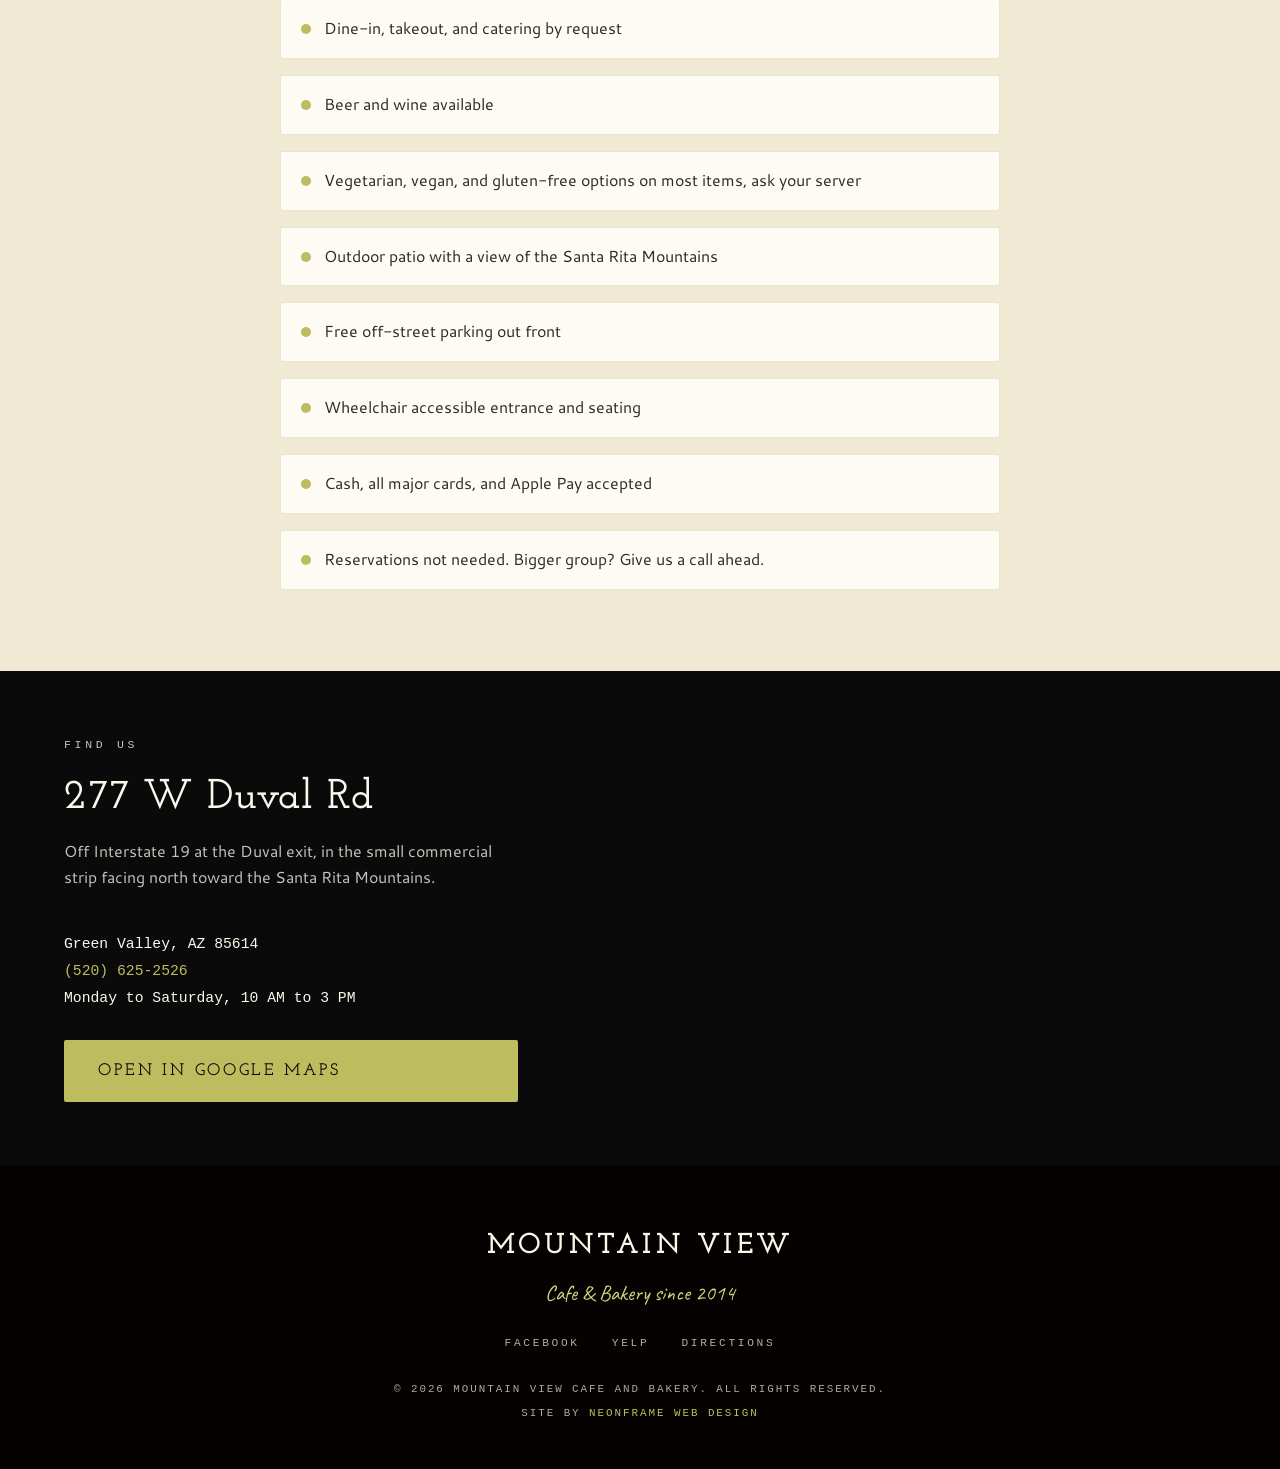
<file: visit.html>
<!DOCTYPE html>
<html lang="en">
<head>
<meta charset="UTF-8">
<meta name="viewport" content="width=device-width, initial-scale=1.0">
<title>Visit, Mountain View Cafe and Bakery, Green Valley AZ</title>
<meta name="description" content="Hours, directions, and good-to-know details for Mountain View Cafe and Bakery at 277 W Duval Rd in Green Valley, Arizona.">
<link rel="icon" type="image/jpeg" href="images/hero_team.jpg">
<link rel="preload" as="image" href="images/bakery_case.webp" fetchpriority="high" type="image/webp">
<link rel="preconnect" href="https://fonts.googleapis.com">
<link rel="preconnect" href="https://fonts.gstatic.com" crossorigin>
<link rel="preload" href="https://fonts.googleapis.com/css2?family=Josefin+Slab:wght@400;500;600;700&family=Cantarell:wght@400;700&family=Caveat:wght@500;600&display=swap" as="style">
<link rel="stylesheet" href="https://fonts.googleapis.com/css2?family=Josefin+Slab:wght@400;500;600;700&family=Cantarell:wght@400;700&family=Caveat:wght@500;600&display=swap" media="print" onload="this.media='all'">
<noscript><link rel="stylesheet" href="https://fonts.googleapis.com/css2?family=Josefin+Slab:wght@400;500;600;700&family=Cantarell:wght@400;700&family=Caveat:wght@500;600&display=swap"></noscript>
<link rel="stylesheet" href="style.css">
</head>
<body class="is-visit">

<header class="nav" id="nav">
  <div class="nav__inner">
    <a href="index.html" class="nav__brand" aria-label="Mountain View Cafe and Bakery home">
      <span class="nav__wordmark">Mountain View</span>
      <span class="nav__tag">Cafe &amp; Bakery</span>
    </a>
    <nav class="nav__links" id="navLinks">
      <a href="index.html">Home</a>
      <a href="menu.html">Menu</a>
      <a href="about.html">About</a>
      <a href="visit.html" class="nav__cta active">Visit</a>
    </nav>
    <button class="nav__burger" id="navBurger" aria-label="Open menu" aria-expanded="false">
      <span></span><span></span><span></span>
    </button>
  </div>
</header>

<main>

<section class="hero hero--compact" id="hero">
  <div class="hero__bg" style="background-image: url('images/bakery_case.webp')" aria-hidden="true"></div>
  <div class="hero__inner">
    <p class="hero__eyebrow">Come On In</p>
    <h1 class="hero__headline">Visit Us.</h1>
    <p class="hero__sub">277 W Duval Rd &middot; Green Valley, Arizona</p>
  </div>
</section>

<section class="section section--cream rise" id="hours">
  <div class="section__inner">
    <div class="section__head">
      <p class="eyebrow">Tasting Room Hours</p>
      <h2>Open six days a week.</h2>
      <p class="section__lede">Lunch from 10 AM to 3 PM, Monday through Saturday. Closed Sundays.</p>
    </div>
    <div style="max-width: 540px; margin: 0 auto;">
      <div class="hours">
        <h3>This Week</h3>
        <div class="hours__grid">
          <div class="hours__row hours__row--closed">
            <span class="hours__day">Sunday</span>
            <span class="hours__time">Closed</span>
          </div>
          <div class="hours__row">
            <span class="hours__day">Monday</span>
            <span class="hours__time">10 to 3</span>
          </div>
          <div class="hours__row">
            <span class="hours__day">Tuesday</span>
            <span class="hours__time">10 to 3</span>
          </div>
          <div class="hours__row">
            <span class="hours__day">Wednesday</span>
            <span class="hours__time">10 to 3</span>
          </div>
          <div class="hours__row">
            <span class="hours__day">Thursday</span>
            <span class="hours__time">10 to 3</span>
          </div>
          <div class="hours__row">
            <span class="hours__day">Friday</span>
            <span class="hours__time">10 to 3</span>
          </div>
          <div class="hours__row">
            <span class="hours__day">Saturday</span>
            <span class="hours__time">10 to 3</span>
          </div>
        </div>
        <p class="hours__foot">Kitchen stops at 3. Bakery until we sell out.</p>
      </div>
    </div>
  </div>
</section>

<section class="section section--cream-deep rise" id="good-to-know">
  <div class="section__inner">
    <div class="section__head">
      <p class="eyebrow">Good to Know</p>
      <h2>A few helpful details.</h2>
    </div>
    <ul class="know">
      <li>Dine-in, takeout, and catering by request</li>
      <li>Beer and wine available</li>
      <li>Vegetarian, vegan, and gluten-free options on most items, ask your server</li>
      <li>Outdoor patio with a view of the Santa Rita Mountains</li>
      <li>Free off-street parking out front</li>
      <li>Wheelchair accessible entrance and seating</li>
      <li>Cash, all major cards, and Apple Pay accepted</li>
      <li>Reservations not needed. Bigger group? Give us a call ahead.</li>
    </ul>
  </div>
</section>

</main>

<section class="map" id="map">
  <div class="map__inner">
    <div class="map__copy">
      <p class="eyebrow eyebrow--olive">Find Us</p>
      <h2>277 W Duval Rd</h2>
      <p>Off Interstate 19 at the Duval exit, in the small commercial strip facing north toward the Santa Rita Mountains.</p>
      <div class="map__details">
        Green Valley, AZ 85614<br>
        <a href="tel:5206252526">(520) 625-2526</a><br>
        Monday to Saturday, 10 AM to 3 PM
      </div>
      <a href="https://www.google.com/maps/place/277+W+Duval+Rd,+Green+Valley,+AZ+85614" target="_blank" rel="noopener" class="btn btn--olive">Open in Google Maps</a>
    </div>
    <div class="map__embed">
      <iframe
        src="https://www.google.com/maps?q=277+W+Duval+Rd,+Green+Valley,+AZ+85614&output=embed"
        loading="lazy"
        referrerpolicy="no-referrer-when-downgrade"
        title="Map to Mountain View Cafe and Bakery"></iframe>
    </div>
  </div>
</section>

<footer class="foot">
  <div class="foot__inner">
    <span class="foot__brand">Mountain View</span>
    <p class="foot__tag">Cafe &amp; Bakery since 2014</p>
    <div class="foot__social">
      <a href="https://www.facebook.com/mountainviewcafebakery/" target="_blank" rel="noopener">Facebook</a>
      <a href="https://www.yelp.com/biz/mountain-view-cafe-and-bakery-green-valley" target="_blank" rel="noopener">Yelp</a>
      <a href="https://www.google.com/maps/place/277+W+Duval+Rd,+Green+Valley,+AZ+85614" target="_blank" rel="noopener">Directions</a>
    </div>
    <p class="foot__copy">&copy; 2026 Mountain View Cafe and Bakery. All rights reserved.</p>
    <p class="foot__credit">Site by <a href="https://neonframewebdesign.com" target="_blank" rel="noopener">NeonFrame Web Design</a></p>
  </div>
</footer>

<script src="main.js"></script>
</body>
</html>
</file>
<file: style.css>
/* ============================================================
   Mountain View Cafe and Bakery, Green Valley AZ
   Palette locked to their actual brand:
   olive #bdbc5f (their wall color), black, warm cream
   Fonts locked to their actual choices:
   Josefin Slab (display), Cantarell (body), Caveat (script accent)
   ============================================================ */

:root {
  --olive: #bdbc5f;
  --olive-deep: #8C8B3B;
  --olive-dark: #6B6A2A;
  --olive-bright: #D4D37F;
  --olive-pale: rgba(189, 188, 95, 0.12);

  --ink: #0a0a0a;
  --ink-soft: #2a2a2a;
  --ink-muted: #5a5a5a;

  --cream: #FBF7EB;
  --cream-deep: #F0E9D4;
  --cream-soft: #FDFBF4;
  --bone: #FFFFFF;

  --yellow: #FFEB3B;

  --font-display: 'Josefin Slab', 'Rockwell', Georgia, serif;
  --font-body: 'Cantarell', system-ui, -apple-system, 'Segoe UI', Arial, sans-serif;
  --font-script: 'Caveat', 'Kaushan Script', cursive;
  --font-mono: 'IBM Plex Mono', ui-monospace, monospace;

  --max-w: 1160px;
  --gutter: clamp(1.25rem, 4vw, 3rem);
  --pad-y: clamp(4.5rem, 9vh, 7rem);
  --radius: 2px;

  --shadow-sm: 0 2px 12px rgba(0, 0, 0, 0.06);
  --shadow-md: 0 8px 28px rgba(0, 0, 0, 0.14);
  --shadow-lg: 0 18px 56px rgba(0, 0, 0, 0.22);
}

/* ---------- Reset ---------- */
*, *::before, *::after { box-sizing: border-box; }
html { scroll-behavior: smooth; }
body {
  margin: 0;
  font-family: var(--font-body);
  color: var(--ink);
  background: var(--cream-soft);
  line-height: 1.65;
  -webkit-font-smoothing: antialiased;
  -moz-osx-font-smoothing: grayscale;
  overflow-x: hidden;
}

img { max-width: 100%; height: auto; display: block; }

h1, h2, h3, h4 {
  font-family: var(--font-display);
  font-weight: 600;
  letter-spacing: 0.02em;
  line-height: 1.15;
  margin: 0 0 0.5em;
}
p { margin: 0 0 1em; }
a { color: inherit; text-decoration: none; }

/* ---------- Shared ---------- */
.eyebrow {
  font-family: var(--font-mono);
  font-size: 0.72rem;
  text-transform: uppercase;
  letter-spacing: 0.32em;
  color: var(--olive-deep);
  margin: 0 0 1.25rem;
  font-weight: 500;
}
.eyebrow--cream { color: var(--olive-bright); }
.eyebrow--olive { color: var(--olive); }

.script {
  font-family: var(--font-script);
  text-transform: none;
  letter-spacing: 0.01em;
  line-height: 1;
  font-weight: 500;
}

.btn {
  display: inline-block;
  font-family: var(--font-display);
  font-size: 1.05rem;
  font-weight: 600;
  text-transform: uppercase;
  letter-spacing: 0.16em;
  padding: 0.95rem 2rem;
  border-radius: var(--radius);
  border: 2px solid transparent;
  cursor: pointer;
  transition: transform 0.25s ease, background 0.25s ease, color 0.25s ease, border-color 0.25s ease, box-shadow 0.25s ease;
  white-space: nowrap;
}
.btn--olive {
  background: var(--olive);
  color: var(--ink);
  border-color: var(--olive);
}
.btn--olive:hover {
  background: var(--olive-bright);
  border-color: var(--olive-bright);
  transform: translateY(-2px);
  box-shadow: 0 10px 24px rgba(189, 188, 95, 0.36);
}
.btn--ink {
  background: var(--ink);
  color: var(--cream);
  border-color: var(--ink);
}
.btn--ink:hover {
  background: var(--ink-soft);
  border-color: var(--ink-soft);
  transform: translateY(-2px);
  box-shadow: 0 10px 24px rgba(0, 0, 0, 0.22);
}
.btn--ghost {
  background: transparent;
  color: var(--cream);
  border-color: rgba(251, 247, 235, 0.55);
}
.btn--ghost:hover {
  border-color: var(--cream);
  background: rgba(251, 247, 235, 0.08);
  color: var(--bone);
  transform: translateY(-2px);
}
.btn--ghost-dark {
  background: transparent;
  color: var(--ink);
  border-color: rgba(10, 10, 10, 0.5);
}
.btn--ghost-dark:hover {
  border-color: var(--ink);
  background: rgba(10, 10, 10, 0.04);
  transform: translateY(-2px);
}
.btn--lg { padding: 1.2rem 2.5rem; font-size: 1.15rem; }

.rise {
  opacity: 0;
  transform: translateY(28px);
  transition: opacity 0.9s ease, transform 0.9s ease;
}
.rise.visible {
  opacity: 1;
  transform: translateY(0);
}

/* ---------- Nav ---------- */
.nav {
  position: fixed;
  top: 0;
  left: 0;
  right: 0;
  z-index: 60;
  padding: 1.1rem 0;
  transition: background 0.35s ease, padding 0.35s ease, box-shadow 0.35s ease, backdrop-filter 0.35s ease;
}
.nav__inner {
  max-width: var(--max-w);
  margin: 0 auto;
  padding: 0 var(--gutter);
  display: flex;
  align-items: center;
  justify-content: space-between;
  gap: 1.5rem;
}
.nav__brand {
  display: flex;
  flex-direction: column;
  line-height: 1;
  color: var(--cream);
}
.nav__wordmark {
  font-family: var(--font-display);
  font-size: 1.3rem;
  font-weight: 700;
  letter-spacing: 0.1em;
  color: var(--cream);
  text-transform: uppercase;
}
.nav__tag {
  font-family: var(--font-script);
  font-size: 1.05rem;
  letter-spacing: 0.01em;
  margin-top: 2px;
  color: var(--olive-bright);
}
.nav__links {
  display: flex;
  gap: 2.2rem;
  align-items: center;
}
.nav__links a {
  font-family: var(--font-display);
  font-size: 1rem;
  font-weight: 600;
  letter-spacing: 0.14em;
  text-transform: uppercase;
  color: var(--cream);
  position: relative;
  padding: 0.25rem 0;
  transition: color 0.25s ease;
}
.nav__links a::after {
  content: '';
  position: absolute;
  left: 0; right: 0; bottom: -4px;
  height: 2px;
  background: var(--olive);
  transform: scaleX(0);
  transform-origin: left;
  transition: transform 0.3s ease;
}
.nav__links a:hover,
.nav__links a.active {
  color: var(--olive-bright);
}
.nav__links a:hover::after,
.nav__links a.active::after {
  transform: scaleX(1);
}
.nav__cta {
  padding: 0.55rem 1.2rem !important;
  border: 2px solid var(--olive);
  border-radius: var(--radius);
  color: var(--olive) !important;
}
.nav__cta::after { display: none !important; }
.nav__cta:hover {
  background: var(--olive);
  color: var(--ink) !important;
}

.nav--scrolled {
  background: rgba(10, 10, 10, 0.92);
  backdrop-filter: blur(10px);
  -webkit-backdrop-filter: blur(10px);
  box-shadow: 0 2px 20px rgba(0, 0, 0, 0.28);
  padding: 0.7rem 0;
}

.nav__burger {
  display: none;
  background: none;
  border: none;
  width: 40px;
  height: 40px;
  cursor: pointer;
  padding: 8px;
  position: relative;
}
.nav__burger span {
  display: block;
  width: 24px;
  height: 2px;
  background: var(--cream);
  margin: 5px auto;
  transition: transform 0.3s ease, opacity 0.25s ease, background 0.25s ease;
}
.nav__burger.open span:nth-child(1) { transform: translateY(7px) rotate(45deg); background: var(--olive); }
.nav__burger.open span:nth-child(2) { opacity: 0; }
.nav__burger.open span:nth-child(3) { transform: translateY(-7px) rotate(-45deg); background: var(--olive); }

/* ---------- Hero ---------- */
.hero {
  position: relative;
  min-height: 100vh;
  display: flex;
  align-items: center;
  justify-content: center;
  padding: 8rem var(--gutter) 4rem;
  color: var(--cream);
  text-align: center;
  overflow: hidden;
}
.hero__bg {
  position: absolute;
  inset: 0;
  z-index: 0;
  background-position: center;
  background-size: cover;
  filter: brightness(0.55) saturate(1.05);
}
.hero__bg::after {
  content: '';
  position: absolute;
  inset: 0;
  background:
    radial-gradient(ellipse at top, rgba(189, 188, 95, 0.15), transparent 55%),
    radial-gradient(ellipse at bottom, rgba(10, 10, 10, 0.92), transparent 70%),
    linear-gradient(180deg, rgba(10,10,10,0.45) 0%, rgba(10,10,10,0.85) 100%);
}
.hero__inner {
  position: relative;
  z-index: 2;
  max-width: 880px;
  display: flex;
  flex-direction: column;
  align-items: center;
  gap: 1.25rem;
}
.hero__eyebrow {
  font-family: var(--font-script);
  font-size: clamp(1.4rem, 3vw, 2rem);
  color: var(--olive-bright);
  margin: 0;
}
.hero__headline {
  font-size: clamp(2.6rem, 6.5vw, 4.6rem);
  margin: 0;
  letter-spacing: 0.02em;
  color: var(--cream);
  line-height: 1.05;
}
.hero__tagline {
  font-family: var(--font-script);
  font-size: clamp(1.6rem, 3.4vw, 2.4rem);
  color: var(--olive);
  margin: 0;
}
.hero__sub {
  font-family: var(--font-mono);
  font-size: 0.74rem;
  letter-spacing: 0.32em;
  text-transform: uppercase;
  color: var(--olive-bright);
  margin: 0.25rem 0 0;
}
.hero__cta {
  display: flex;
  gap: 1rem;
  flex-wrap: wrap;
  justify-content: center;
  margin-top: 1.25rem;
}

.hero--compact { min-height: 58vh; padding-top: 9rem; }
.hero--compact .hero__headline { font-size: clamp(2.2rem, 5vw, 3.6rem); }

.hero--olive {
  background: var(--olive);
  color: var(--ink);
  min-height: 48vh;
}
.hero--olive .hero__bg { display: none; }
.hero--olive .hero__eyebrow { color: var(--ink-soft); }
.hero--olive .hero__headline { color: var(--ink); }
.hero--olive .hero__tagline { color: var(--ink-soft); }
.hero--olive .hero__sub { color: var(--ink-soft); }

/* ---------- Stats strip ---------- */
.stats {
  background: var(--ink);
  color: var(--cream);
  padding: 3.25rem var(--gutter);
  border-bottom: 2px solid var(--olive);
}
.stats__inner {
  max-width: var(--max-w);
  margin: 0 auto;
  display: grid;
  grid-template-columns: 1fr;
  gap: 2.25rem;
  text-align: center;
}
.stat__num {
  font-family: var(--font-display);
  font-size: clamp(2.8rem, 5.5vw, 3.8rem);
  color: var(--olive);
  line-height: 1;
  margin-bottom: 0.35rem;
  font-weight: 700;
}
.stat__label {
  font-family: var(--font-mono);
  font-size: 0.7rem;
  letter-spacing: 0.3em;
  text-transform: uppercase;
  color: rgba(251, 247, 235, 0.7);
  margin: 0;
}

/* ---------- Section bands ---------- */
.section {
  padding: var(--pad-y) var(--gutter);
}
.section--cream { background: var(--cream); color: var(--ink); }
.section--cream-deep { background: var(--cream-deep); color: var(--ink); }
.section--ink { background: var(--ink); color: var(--cream); }
.section--olive { background: var(--olive); color: var(--ink); }

.section__inner {
  max-width: var(--max-w);
  margin: 0 auto;
}
.section__head {
  max-width: 720px;
  margin: 0 auto 3rem;
  text-align: center;
}
.section__head h2 {
  font-size: clamp(2.2rem, 5vw, 3rem);
  margin-bottom: 1rem;
}
.section--cream .section__head h2,
.section--cream-deep .section__head h2 { color: var(--ink); }
.section--ink .section__head h2 { color: var(--cream); }
.section--olive .section__head h2 { color: var(--ink); }
.section__lede {
  font-size: 1.06rem;
}
.section--cream .section__lede,
.section--cream-deep .section__lede { color: var(--ink-muted); }
.section--ink .section__lede { color: rgba(251, 247, 235, 0.78); }
.section--olive .section__lede { color: var(--ink-soft); }

/* ---------- Story split ---------- */
.story {
  display: grid;
  grid-template-columns: 1fr;
  gap: 2.5rem;
  align-items: center;
}
.story__copy h2 {
  font-size: clamp(2rem, 4.5vw, 2.8rem);
  margin-bottom: 1rem;
}
.story__photo {
  position: relative;
  overflow: hidden;
  border-radius: var(--radius);
  aspect-ratio: 4 / 3;
}
.story__photo img {
  width: 100%;
  height: 100%;
  object-fit: cover;
}
.story__photo::after {
  content: '';
  position: absolute;
  inset: 0;
  border: 2px solid var(--olive);
  pointer-events: none;
  transform: translate(12px, 12px);
  transition: transform 0.4s ease;
}
.story__photo:hover::after { transform: translate(8px, 8px); }

/* ---------- Category cards (home menu teaser) ---------- */
.category-grid {
  display: grid;
  grid-template-columns: 1fr;
  gap: 1.25rem;
}
.cat-card {
  background: var(--cream-soft);
  border: 1px solid rgba(139, 139, 59, 0.22);
  border-radius: var(--radius);
  padding: 2rem 1.75rem;
  transition: transform 0.35s ease, border-color 0.35s ease, box-shadow 0.35s ease, background 0.35s ease;
  display: flex;
  flex-direction: column;
  gap: 0.5rem;
  text-align: left;
}
.cat-card:hover {
  transform: translateY(-4px);
  border-color: var(--olive);
  box-shadow: var(--shadow-md);
  background: var(--cream);
}
.cat-card__num {
  font-family: var(--font-mono);
  font-size: 0.7rem;
  letter-spacing: 0.28em;
  color: var(--olive-deep);
  margin: 0 0 0.5rem;
}
.cat-card h3 {
  font-size: 1.45rem;
  color: var(--ink);
  margin: 0 0 0.6rem;
}
.cat-card p {
  color: var(--ink-muted);
  margin: 0 0 1rem;
  font-size: 0.95rem;
  flex: 1;
}
.cat-card__link {
  font-family: var(--font-mono);
  font-size: 0.72rem;
  letter-spacing: 0.22em;
  text-transform: uppercase;
  color: var(--olive-deep);
  font-weight: 500;
}
.cat-card:hover .cat-card__link { color: var(--ink); }

/* ---------- Bakery highlight strip ---------- */
.bakery-band {
  position: relative;
  min-height: 360px;
  background-position: center;
  background-size: cover;
  display: flex;
  align-items: center;
  justify-content: center;
  color: var(--cream);
  padding: 5rem var(--gutter);
  text-align: center;
  overflow: hidden;
}
.bakery-band::before {
  content: '';
  position: absolute;
  inset: 0;
  background: linear-gradient(180deg, rgba(10,10,10,0.4), rgba(10,10,10,0.65));
}
.bakery-band__inner {
  position: relative;
  z-index: 2;
  max-width: 720px;
}
.bakery-band h2 {
  font-size: clamp(2rem, 4.5vw, 2.8rem);
  color: var(--cream);
  margin: 0 0 0.5rem;
}
.bakery-band p {
  color: rgba(251, 247, 235, 0.88);
  margin: 0;
}

/* ---------- Menu list (menu.html) ---------- */
.menu-cat {
  margin-bottom: 4rem;
}
.menu-cat__head {
  display: flex;
  align-items: baseline;
  gap: 1rem;
  margin-bottom: 1.75rem;
  padding-bottom: 1rem;
  border-bottom: 2px solid var(--olive);
}
.menu-cat__head h2 {
  font-size: clamp(1.75rem, 3.4vw, 2.3rem);
  margin: 0;
  color: var(--ink);
}
.menu-cat__head .script {
  font-size: 1.6rem;
  color: var(--olive-deep);
  margin-left: auto;
}
.menu-cat__intro {
  max-width: 620px;
  margin: 0 0 1.75rem;
  color: var(--ink-muted);
}
.menu-list {
  display: grid;
  grid-template-columns: 1fr;
  gap: 1.4rem;
}
.menu-item h3 {
  font-size: 1.2rem;
  color: var(--ink);
  margin: 0 0 0.3rem;
  font-weight: 600;
}
.menu-item p {
  margin: 0;
  font-size: 0.94rem;
  color: var(--ink-muted);
}

.menu-note {
  background: var(--olive-pale);
  border-left: 3px solid var(--olive);
  padding: 1.5rem 1.75rem;
  margin: 2.5rem 0;
  font-family: var(--font-mono);
  font-size: 0.88rem;
  color: var(--ink-soft);
  line-height: 1.7;
}

/* ---------- Quote ---------- */
.pull-quote {
  max-width: 780px;
  margin: 4rem auto;
  text-align: center;
}
.pull-quote blockquote {
  margin: 0;
  font-family: var(--font-display);
  font-style: italic;
  font-size: clamp(1.4rem, 3vw, 2rem);
  line-height: 1.35;
  color: var(--ink);
}
.pull-quote cite {
  display: block;
  margin-top: 1.25rem;
  font-family: var(--font-mono);
  font-style: normal;
  font-size: 0.72rem;
  letter-spacing: 0.28em;
  text-transform: uppercase;
  color: var(--olive-deep);
}

/* ---------- Signature touches ---------- */
.touches {
  display: grid;
  grid-template-columns: 1fr;
  gap: 1.5rem;
}
.touch {
  background: var(--cream-soft);
  border: 1px solid rgba(139, 139, 59, 0.2);
  padding: 2rem;
  border-radius: var(--radius);
}
.touch__icon {
  font-family: var(--font-script);
  font-size: 2rem;
  color: var(--olive-deep);
  margin: 0 0 0.5rem;
  line-height: 1;
}
.touch__num {
  font-family: var(--font-display);
  font-size: 1.6rem;
  font-weight: 700;
  color: var(--olive-deep);
  margin: 0 0 1rem;
  letter-spacing: 0.12em;
  line-height: 1;
  position: relative;
  padding-left: 2.4rem;
}
.touch__num::before {
  content: '';
  position: absolute;
  left: 0;
  top: 50%;
  transform: translateY(-50%);
  width: 2rem;
  height: 2px;
  background: var(--olive);
}
.touch h3 {
  font-size: 1.2rem;
  color: var(--ink);
  margin: 0 0 0.5rem;
}
.touch p {
  font-size: 0.95rem;
  color: var(--ink-muted);
  margin: 0;
}

/* ---------- Crew ---------- */
.crew {
  display: grid;
  grid-template-columns: 1fr;
  gap: 2rem;
}
.crew__card {
  background: var(--cream-soft);
  border: 1px solid rgba(139, 139, 59, 0.22);
  padding: 2rem;
  border-radius: var(--radius);
}
.crew__card.is-placeholder {
  background: transparent;
  border: 1.5px dashed rgba(139, 139, 59, 0.48);
  text-align: center;
  display: flex;
  flex-direction: column;
  align-items: center;
  justify-content: center;
  min-height: 200px;
}
.crew__role {
  font-family: var(--font-mono);
  font-size: 0.68rem;
  letter-spacing: 0.32em;
  text-transform: uppercase;
  color: var(--olive-deep);
  margin: 0 0 0.5rem;
}
.crew__card h3 {
  font-size: 1.4rem;
  color: var(--ink);
}
.crew__card p { color: var(--ink-muted); margin-bottom: 0; }
.tbd {
  font-family: var(--font-mono);
  font-size: 0.78rem;
  letter-spacing: 0.18em;
  color: var(--olive-deep);
}

/* ---------- Hours ---------- */
.hours {
  background: var(--ink);
  color: var(--cream);
  padding: 2.5rem 2rem;
  border-radius: var(--radius);
  border: 2px solid var(--olive);
}
.hours h3 {
  color: var(--olive);
  font-size: 1.6rem;
  margin-bottom: 1.5rem;
  text-align: center;
}
.hours__grid {
  display: grid;
  grid-template-columns: 1fr 1fr;
  gap: 0.6rem 2rem;
}
.hours__row {
  display: contents;
}
.hours__day {
  font-family: var(--font-mono);
  font-size: 0.78rem;
  letter-spacing: 0.22em;
  text-transform: uppercase;
  color: rgba(251, 247, 235, 0.72);
}
.hours__time {
  text-align: right;
  font-family: var(--font-display);
  font-size: 1.1rem;
  color: var(--cream);
  letter-spacing: 0.03em;
}
.hours__row--closed .hours__time { color: var(--olive-deep); font-style: italic; }
.hours__foot {
  margin-top: 1.5rem;
  padding-top: 1.25rem;
  border-top: 1px solid rgba(189, 188, 95, 0.3);
  font-family: var(--font-mono);
  font-size: 0.72rem;
  letter-spacing: 0.18em;
  text-transform: uppercase;
  color: rgba(251, 247, 235, 0.7);
  text-align: center;
}

/* ---------- Good to know list ---------- */
.know {
  display: grid;
  grid-template-columns: 1fr;
  gap: 1rem;
  max-width: 720px;
  margin: 0 auto;
}
.know li {
  list-style: none;
  padding: 1rem 1.25rem;
  background: var(--cream-soft);
  border: 1px solid rgba(139, 139, 59, 0.2);
  border-radius: var(--radius);
  font-size: 0.98rem;
  color: var(--ink-soft);
  display: flex;
  align-items: center;
  gap: 0.8rem;
}
.know li::before {
  content: '';
  width: 10px;
  height: 10px;
  background: var(--olive);
  border-radius: 50%;
  flex-shrink: 0;
}
.know {
  padding: 0;
  margin: 0 auto;
}

/* ---------- Map ---------- */
.map {
  background: var(--ink);
  padding: 0;
  overflow: hidden;
}
.map__inner {
  display: grid;
  grid-template-columns: 1fr;
  align-items: stretch;
  min-height: 420px;
}
.map__copy {
  padding: 3rem var(--gutter);
  color: var(--cream);
  display: flex;
  flex-direction: column;
  justify-content: center;
}
.map__copy h2 {
  color: var(--cream);
  font-size: clamp(2rem, 4vw, 2.6rem);
  margin-bottom: 1rem;
}
.map__copy p { color: rgba(251, 247, 235, 0.78); }
.map__details {
  margin: 1.5rem 0 1.75rem;
  font-family: var(--font-mono);
  font-size: 0.92rem;
  line-height: 1.85;
  color: var(--cream);
}
.map__details a { color: var(--olive); }
.map__details a:hover { color: var(--olive-bright); }
.map__embed {
  background: var(--ink);
  position: relative;
  min-height: 380px;
}
.map__embed iframe {
  width: 100%;
  height: 100%;
  border: 0;
  display: block;
  filter: grayscale(0.3) contrast(1.05);
}

/* ---------- Visit-band ---------- */
.visit-band {
  background: var(--ink);
  color: var(--cream);
  padding: var(--pad-y) var(--gutter);
  text-align: center;
}
.visit-band h2 {
  font-size: clamp(2.4rem, 5vw, 3.2rem);
  color: var(--olive);
  margin-bottom: 0.75rem;
}
.visit-band p {
  color: rgba(251, 247, 235, 0.82);
  max-width: 580px;
  margin: 0 auto 1.4rem;
}
.visit-band__meta {
  display: flex;
  flex-wrap: wrap;
  gap: 1rem 2.5rem;
  justify-content: center;
  margin: 1.5rem 0 2rem;
  font-family: var(--font-mono);
  font-size: 0.84rem;
  letter-spacing: 0.18em;
  text-transform: uppercase;
  color: var(--cream);
}
.visit-band__meta a { color: var(--olive); }

/* ---------- Footer ---------- */
.foot {
  background: #050301;
  color: rgba(251, 247, 235, 0.68);
  padding: 3.5rem var(--gutter) 2.5rem;
  text-align: center;
}
.foot__inner {
  max-width: 720px;
  margin: 0 auto;
}
.foot__brand {
  font-family: var(--font-display);
  font-size: 1.8rem;
  font-weight: 700;
  letter-spacing: 0.12em;
  color: var(--cream);
  display: inline-block;
  text-transform: uppercase;
  margin-bottom: 0.2rem;
}
.foot__tag {
  font-family: var(--font-script);
  font-size: 1.35rem;
  color: var(--olive-bright);
  margin: 0.1rem 0 1.5rem;
}
.foot__social {
  display: flex;
  gap: 2rem;
  justify-content: center;
  margin-bottom: 1.75rem;
}
.foot__social a {
  font-family: var(--font-mono);
  font-size: 0.7rem;
  letter-spacing: 0.24em;
  text-transform: uppercase;
  color: rgba(251, 247, 235, 0.7);
  transition: color 0.25s ease;
}
.foot__social a:hover { color: var(--olive); }
.foot__copy, .foot__credit {
  font-family: var(--font-mono);
  font-size: 0.68rem;
  letter-spacing: 0.18em;
  text-transform: uppercase;
  margin: 0.4rem 0;
}
.foot__credit a {
  color: var(--olive);
  transition: color 0.25s ease;
}
.foot__credit a:hover { color: var(--olive-bright); }

/* ---------- Responsive ---------- */
@media (min-width: 640px) {
  .stats__inner { grid-template-columns: repeat(3, 1fr); }
  .category-grid { grid-template-columns: repeat(2, 1fr); }
  .touches { grid-template-columns: repeat(2, 1fr); }
  .crew { grid-template-columns: repeat(2, 1fr); }
  .menu-list { grid-template-columns: repeat(2, 1fr); }
}

@media (min-width: 880px) {
  .story { grid-template-columns: 1.05fr 1fr; gap: 4rem; }
  .story.story--reverse > :first-child { order: 2; }
  .map__inner { grid-template-columns: 1fr 1.2fr; }
  .map__copy { padding: 4rem; }
  .category-grid { grid-template-columns: repeat(4, 1fr); }
  .crew { grid-template-columns: repeat(3, 1fr); }
  .touches { grid-template-columns: repeat(3, 1fr); }
}

@media (min-width: 1024px) {
  .menu-list { grid-template-columns: repeat(2, 1fr); gap: 2rem 4rem; }
}

/* Mobile nav */
@media (max-width: 879px) {
  .nav__burger { display: block; }
  .nav__links {
    position: fixed;
    top: 0; right: 0; bottom: 0;
    width: min(86vw, 340px);
    background: var(--ink);
    flex-direction: column;
    gap: 2rem;
    padding: 6rem 2rem 2rem;
    transform: translateX(100%);
    transition: transform 0.4s ease;
    box-shadow: var(--shadow-lg);
    align-items: flex-start;
  }
  .nav__links.open { transform: translateX(0); }
  .nav__links a { font-size: 1.3rem; }
  .nav__cta { align-self: stretch; text-align: center; }
}

@media (max-width: 520px) {
  .hero__cta { flex-direction: column; width: 100%; }
  .hero__cta .btn { width: 100%; }
}

/* ============================================================
   Motion: extra animations layered on top of the base system
   ============================================================ */

/* Crops from the composite photo, slight warm treatment to mask pixel grain */
.touches img,
.story__photo img,
.cat-card img {
  filter: saturate(1.06) contrast(1.02);
}

/* Animated gold underline under every centered section head */
.section__head h2 {
  position: relative;
  display: inline-block;
  padding-bottom: 0.5rem;
}
.section__head h2::after {
  content: '';
  position: absolute;
  left: 50%;
  bottom: 0;
  width: 0;
  height: 3px;
  background: var(--olive);
  transform: translateX(-50%);
  transition: width 0.9s cubic-bezier(0.22, 1, 0.36, 1) 0.25s;
}
.rise.visible .section__head h2::after,
.section.visible .section__head h2::after,
body.is-home .section.visible .section__head h2::after {
  width: 72%;
}
/* Stand-alone heads that aren't children of .rise get it on page load */
.section:not(.rise) .section__head h2::after {
  width: 72%;
}

/* Menu category gets its own underline on scroll reveal */
.menu-cat__head {
  position: relative;
}
.menu-cat__head::after {
  content: '';
  position: absolute;
  left: 0;
  bottom: -2px;
  width: 0;
  height: 2px;
  background: var(--olive-bright);
  transition: width 1.1s cubic-bezier(0.22, 1, 0.36, 1) 0.1s;
}
.menu-cat.visible .menu-cat__head::after { width: 100%; }

/* Stagger child reveal in grids */
.category-grid .cat-card,
.touches .touch,
.crew .crew__card,
.know li,
.beer-flight .beer {
  opacity: 0;
  transform: translateY(20px);
  transition: opacity 0.7s cubic-bezier(0.22, 1, 0.36, 1), transform 0.7s cubic-bezier(0.22, 1, 0.36, 1);
}
.rise.visible .category-grid .cat-card,
.rise.visible .touches .touch,
.rise.visible .crew .crew__card,
.rise.visible .know li,
.rise.visible .beer-flight .beer,
.category-grid.visible .cat-card,
.touches.visible .touch,
.crew.visible .crew__card,
.know.visible li,
.beer-flight.visible .beer {
  opacity: 1;
  transform: translateY(0);
}
.rise.visible .category-grid .cat-card:nth-child(1),
.rise.visible .touches .touch:nth-child(1),
.rise.visible .crew .crew__card:nth-child(1),
.rise.visible .know li:nth-child(1) { transition-delay: 0.05s; }
.rise.visible .category-grid .cat-card:nth-child(2),
.rise.visible .touches .touch:nth-child(2),
.rise.visible .crew .crew__card:nth-child(2),
.rise.visible .know li:nth-child(2) { transition-delay: 0.15s; }
.rise.visible .category-grid .cat-card:nth-child(3),
.rise.visible .touches .touch:nth-child(3),
.rise.visible .crew .crew__card:nth-child(3),
.rise.visible .know li:nth-child(3) { transition-delay: 0.25s; }
.rise.visible .category-grid .cat-card:nth-child(4),
.rise.visible .touches .touch:nth-child(4),
.rise.visible .know li:nth-child(4) { transition-delay: 0.35s; }
.rise.visible .touches .touch:nth-child(5),
.rise.visible .know li:nth-child(5) { transition-delay: 0.45s; }
.rise.visible .touches .touch:nth-child(6),
.rise.visible .know li:nth-child(6) { transition-delay: 0.55s; }
.rise.visible .know li:nth-child(7) { transition-delay: 0.65s; }
.rise.visible .know li:nth-child(8) { transition-delay: 0.75s; }

/* Button shimmer sweep on hover */
.btn {
  position: relative;
  overflow: hidden;
  isolation: isolate;
}
.btn::before {
  content: '';
  position: absolute;
  top: 0;
  left: -120%;
  width: 80%;
  height: 100%;
  background: linear-gradient(100deg, transparent 0%, rgba(255, 255, 255, 0.28) 50%, transparent 100%);
  transition: left 0.7s cubic-bezier(0.4, 0, 0.2, 1);
  z-index: -1;
  pointer-events: none;
}
.btn:hover::before { left: 120%; }

/* Card glow + lift */
.cat-card, .touch, .crew__card {
  position: relative;
}
.cat-card::before {
  content: '';
  position: absolute;
  inset: 0;
  border-radius: inherit;
  background: radial-gradient(circle at var(--mx, 50%) var(--my, 50%), rgba(189, 188, 95, 0.14), transparent 55%);
  opacity: 0;
  transition: opacity 0.4s ease;
  pointer-events: none;
}
.cat-card:hover::before { opacity: 1; }

/* SVG icon animation for touches */
.touch__svg {
  width: 52px;
  height: 52px;
  color: var(--olive-deep);
  margin: 0 0 0.9rem;
  transition: transform 0.5s cubic-bezier(0.22, 1, 0.36, 1), color 0.4s ease;
}
.touch:hover .touch__svg {
  transform: translateY(-4px) rotate(-4deg);
  color: var(--olive);
}

/* Hero parallax: set by JS --parallax-y custom property */
.hero__bg {
  will-change: transform;
  transform: translate3d(0, var(--parallax-y, 0), 0);
  transition: transform 0.12s linear;
}

/* Subtle pulse on the hero tagline to draw the eye */
@keyframes subtleGlow {
  0%, 100% { opacity: 0.92; }
  50%      { opacity: 1; }
}
.hero__tagline { animation: subtleGlow 3.2s ease-in-out infinite; }

/* Marquee-style animation on hero__eyebrow on first load */
@keyframes slideFadeIn {
  from { opacity: 0; transform: translateY(-12px) letter-spacing(0.5em); }
  to   { opacity: 1; transform: translateY(0); }
}
.hero__inner > * {
  animation: slideFadeIn 0.9s cubic-bezier(0.22, 1, 0.36, 1) both;
}
.hero__inner > *:nth-child(1) { animation-delay: 0.05s; }
.hero__inner > *:nth-child(2) { animation-delay: 0.2s; }
.hero__inner > *:nth-child(3) { animation-delay: 0.35s; }
.hero__inner > *:nth-child(4) { animation-delay: 0.5s; }
.hero__inner > *:nth-child(5) { animation-delay: 0.65s; }

/* Stats counter pulse when they finish */
.stats__inner > div {
  animation: slideFadeIn 0.8s cubic-bezier(0.22, 1, 0.36, 1) both;
}
.stats__inner > div:nth-child(1) { animation-delay: 0.1s; }
.stats__inner > div:nth-child(2) { animation-delay: 0.25s; }
.stats__inner > div:nth-child(3) { animation-delay: 0.4s; }

/* Story photo has a subtle float */
.story__photo {
  transition: transform 0.6s cubic-bezier(0.22, 1, 0.36, 1);
}
.story__photo:hover {
  transform: translateY(-4px);
}

/* Ripple/sweep under the hero: animated gold line */
.hero__inner::after {
  content: '';
  display: block;
  width: 0;
  height: 2px;
  background: linear-gradient(90deg, transparent, var(--olive), transparent);
  margin: 1rem auto 0;
  animation: ruleGrow 1.1s cubic-bezier(0.22, 1, 0.36, 1) 0.8s forwards;
}
@keyframes ruleGrow {
  to { width: 180px; }
}

@media (prefers-reduced-motion: reduce) {
  *, *::before, *::after {
    animation-duration: 0.01ms !important;
    animation-iteration-count: 1 !important;
    transition-duration: 0.01ms !important;
  }
  .rise { opacity: 1; transform: none; }
  .category-grid .cat-card,
  .touches .touch,
  .crew .crew__card,
  .know li,
  .beer-flight .beer { opacity: 1; transform: none; }
  .section__head h2::after,
  .menu-cat__head::after { width: 72% !important; }
  .hero__inner > *,
  .stats__inner > div,
  .hero__inner::after { animation: none !important; opacity: 1 !important; }
  .hero__inner::after { width: 180px; }
}
</file>
